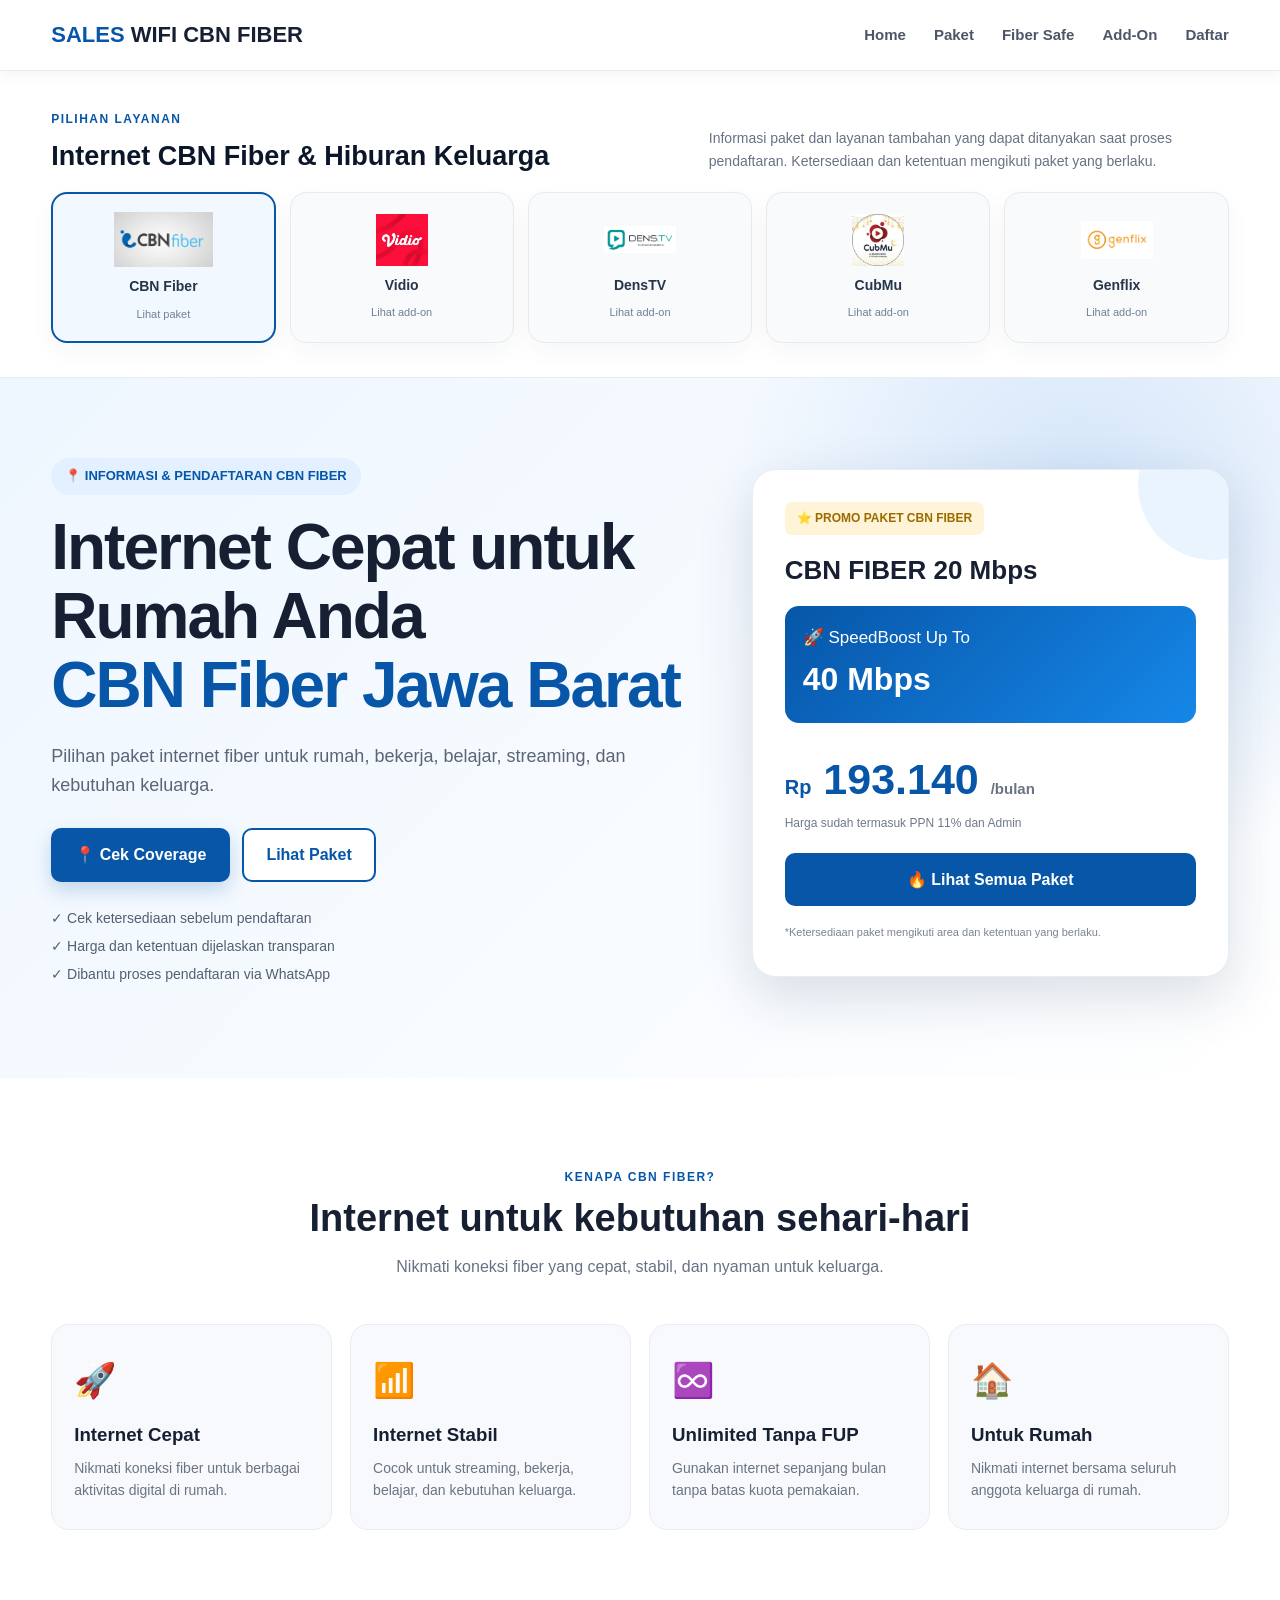
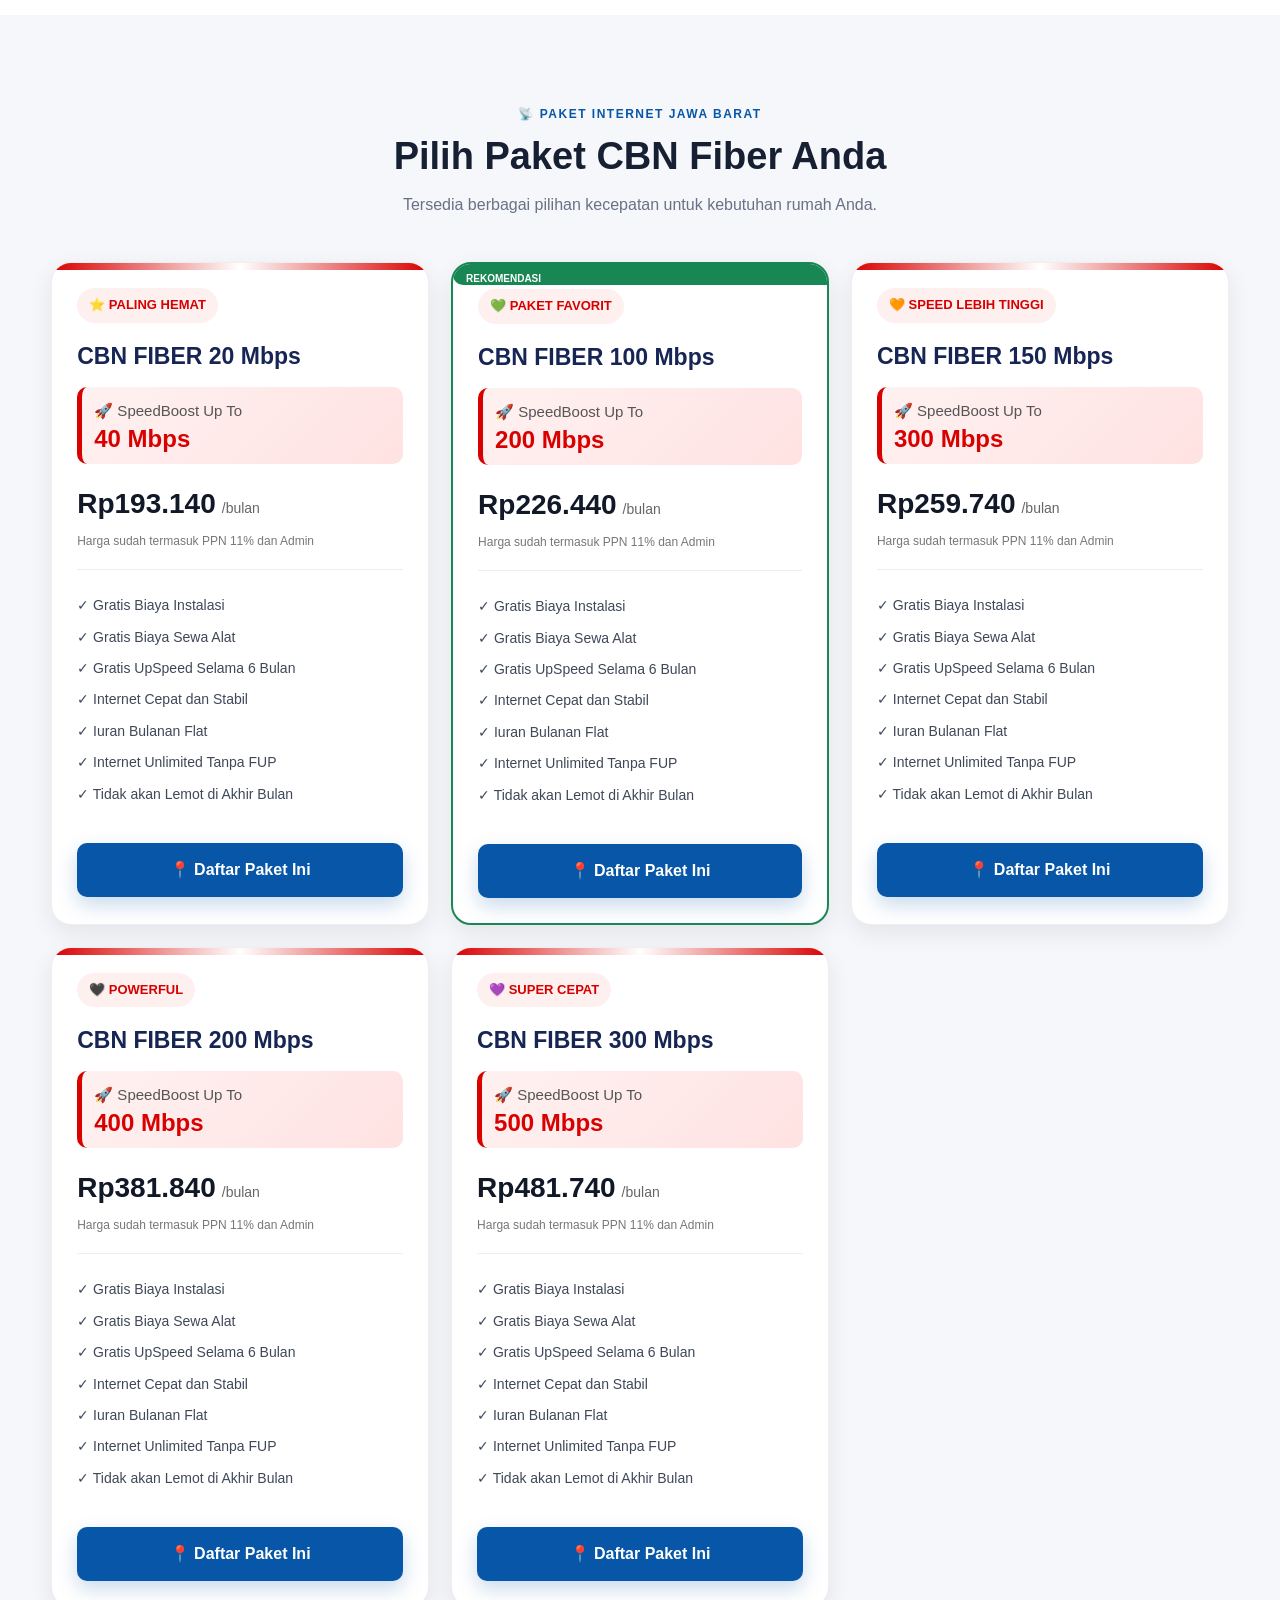
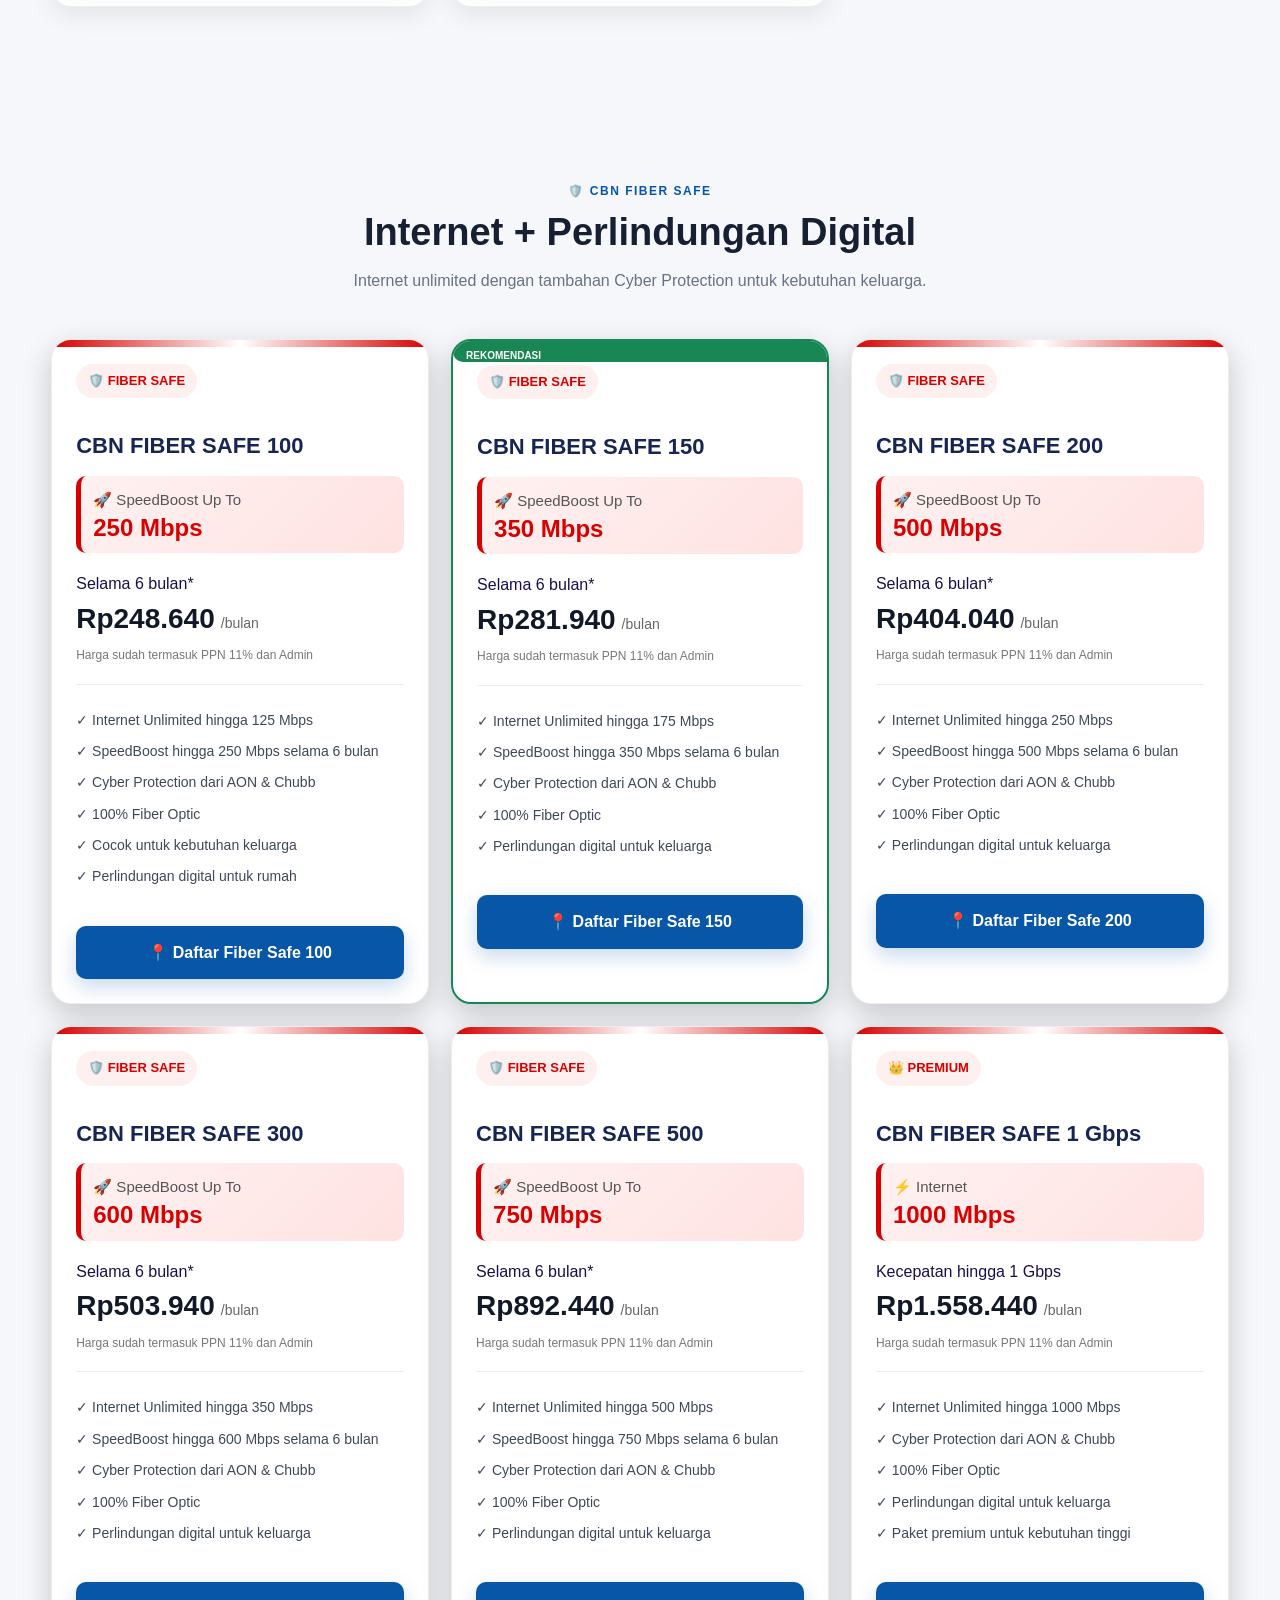
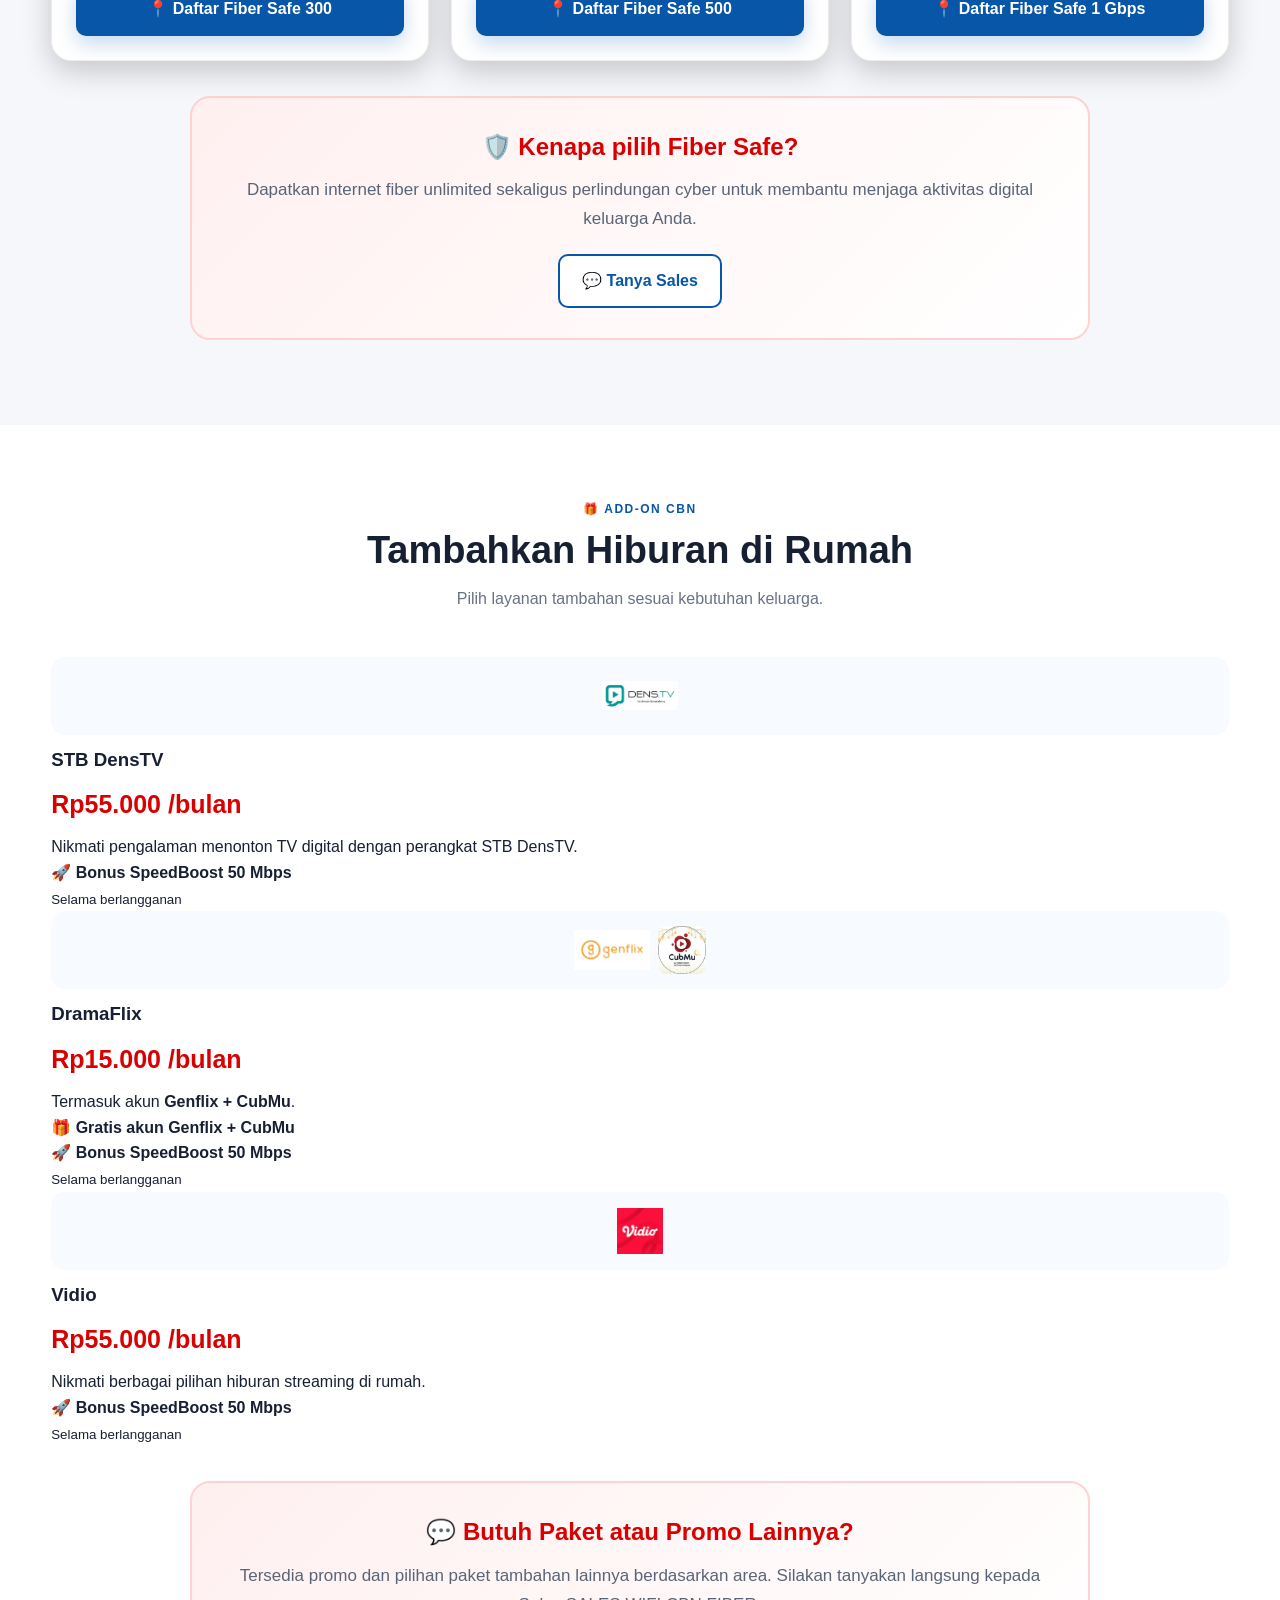
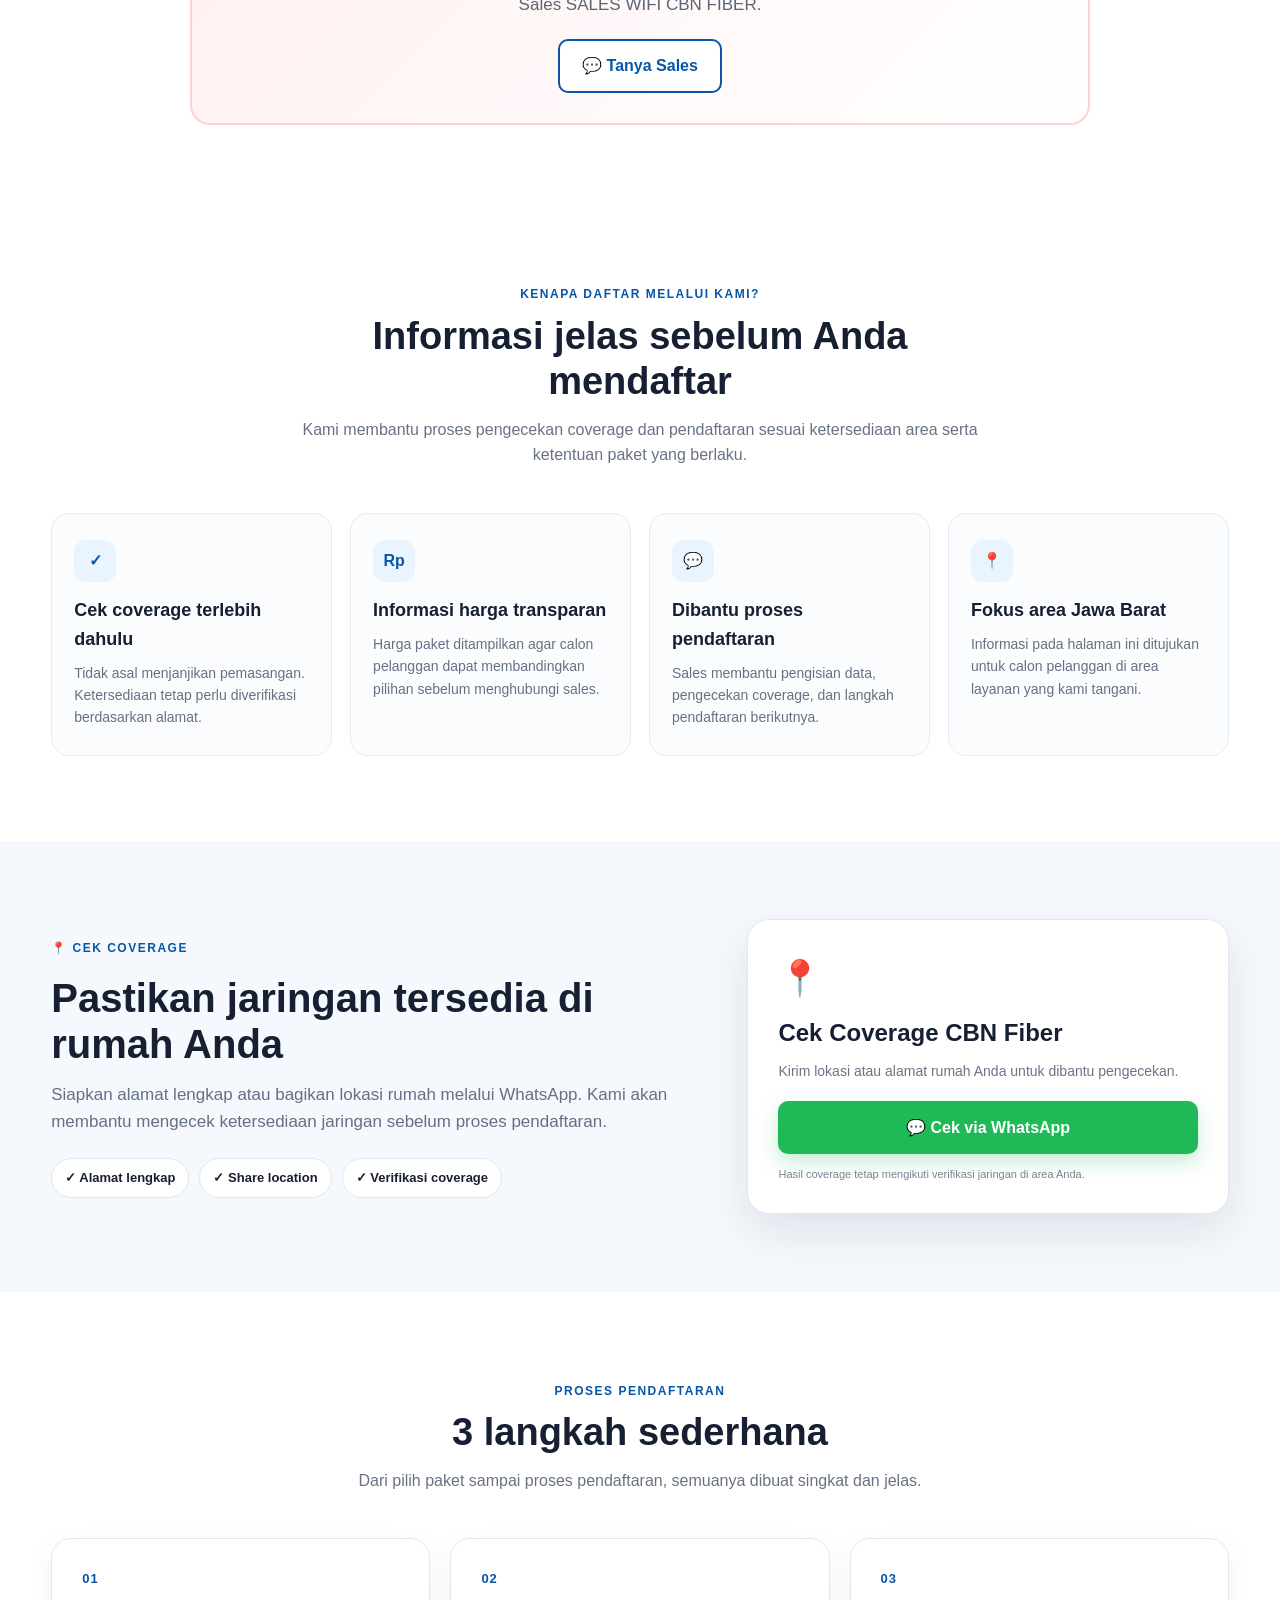
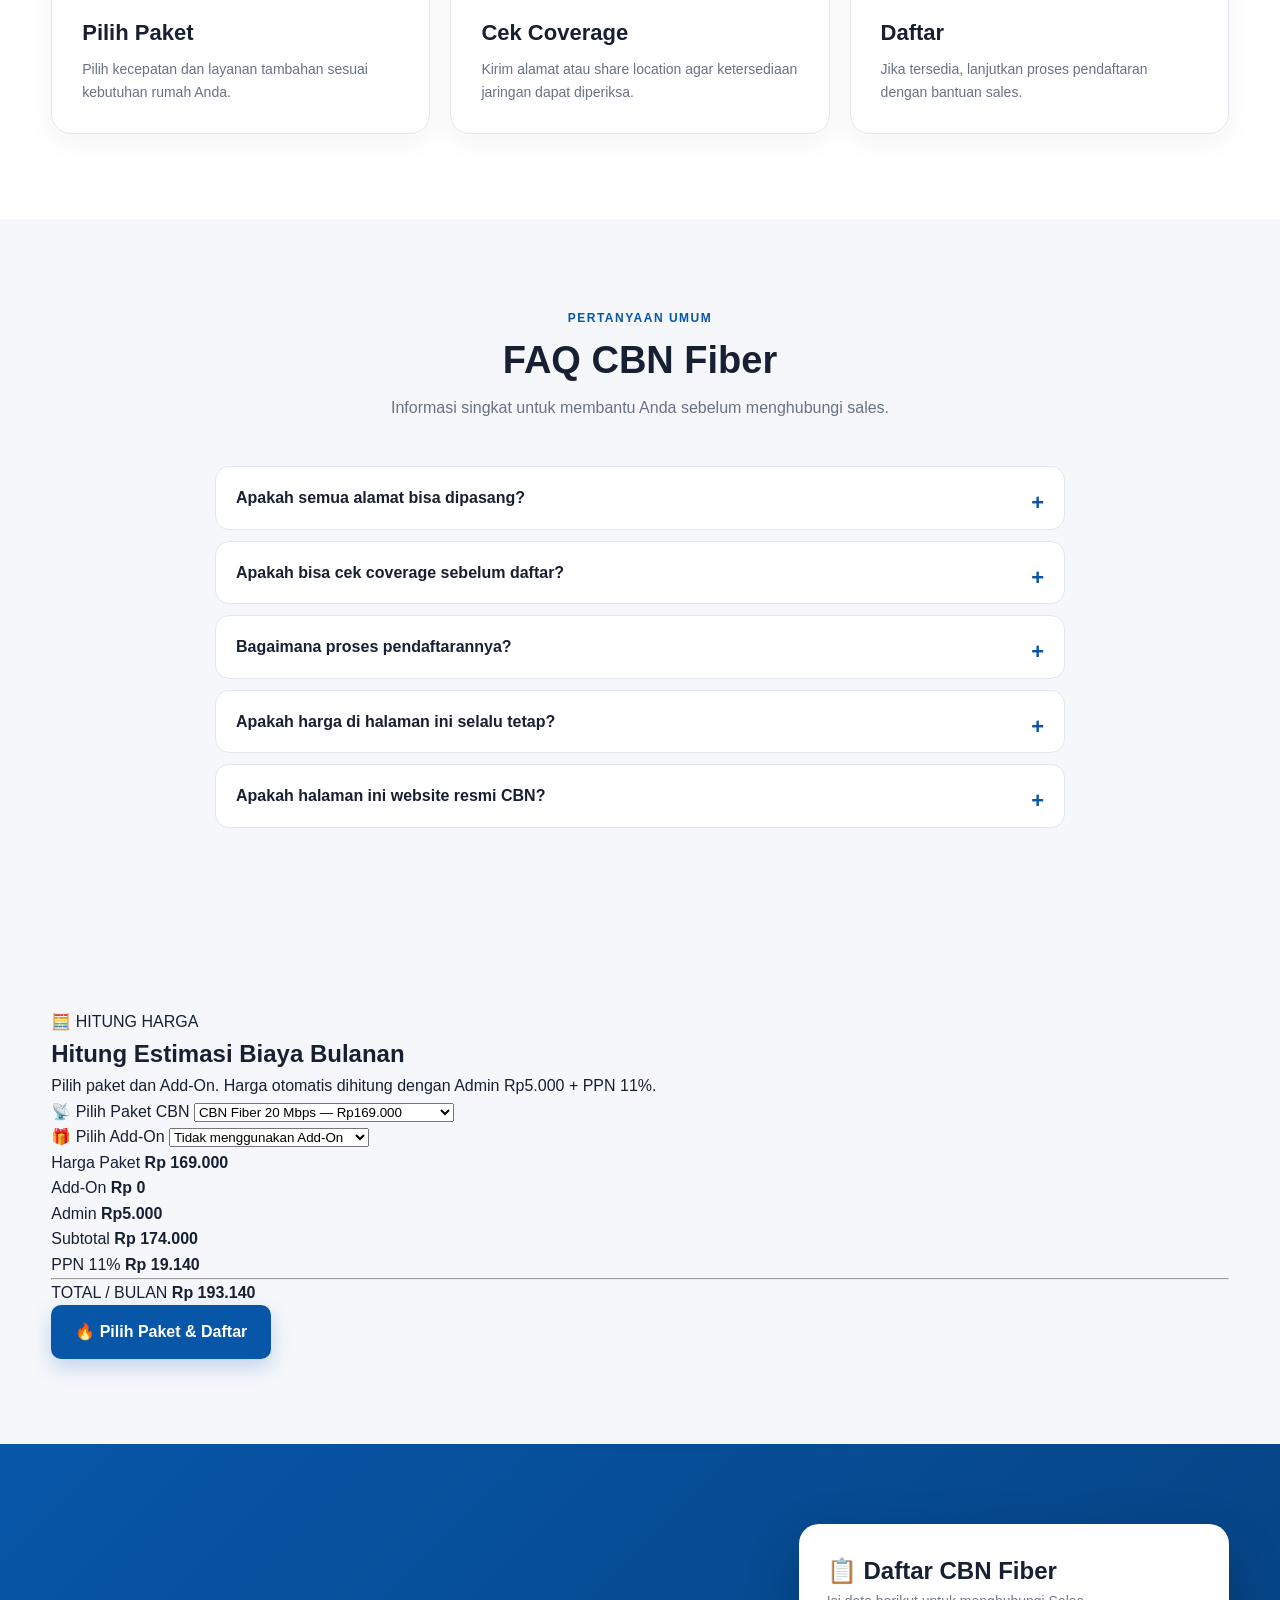
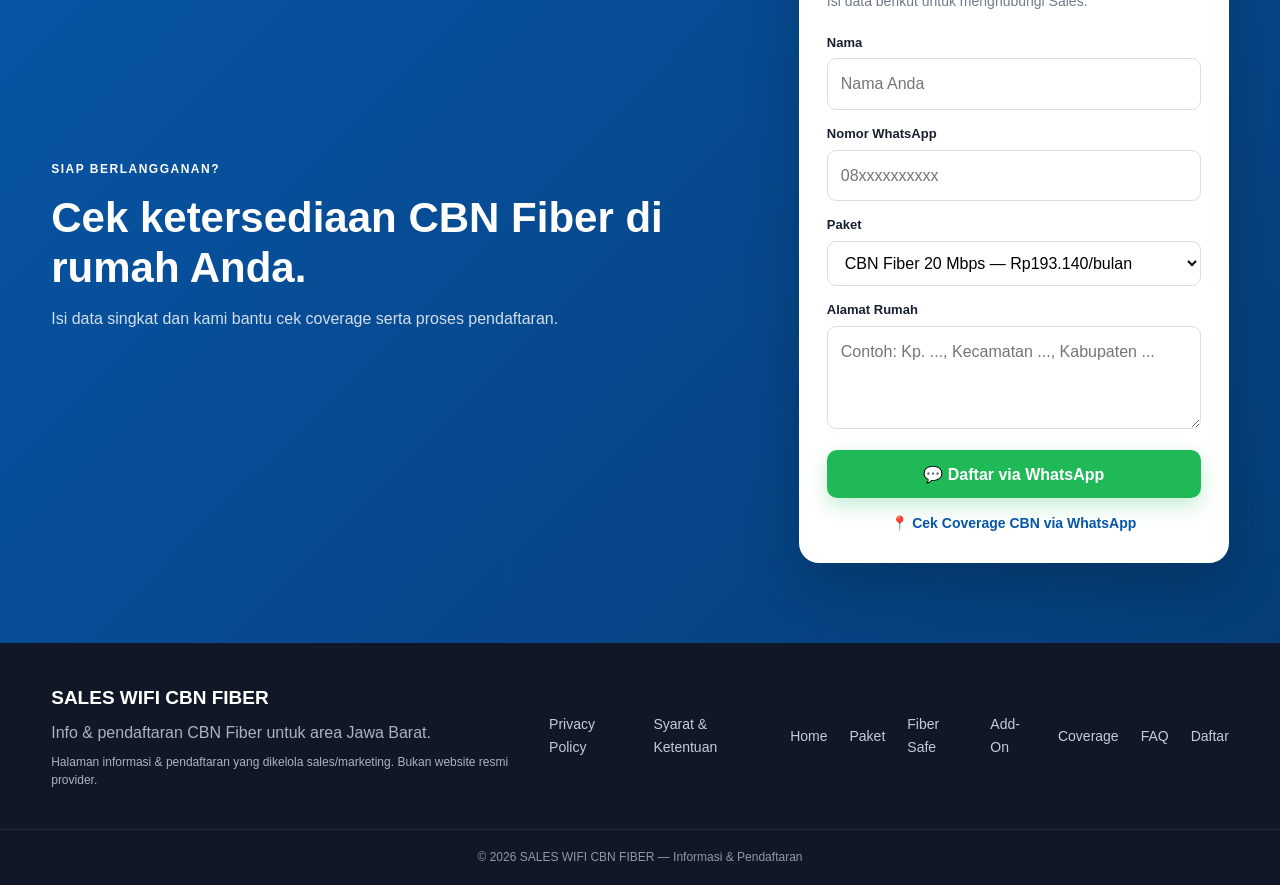
<file: index.html>
<!DOCTYPE html>
<html lang="id">

<head>
<!-- Google tag (gtag.js) -->
<script async src="https://www.googletagmanager.com/gtag/js?id=AW-18374836404"></script>
<script>
  window.dataLayer = window.dataLayer || [];
  function gtag(){dataLayer.push(arguments);}
  gtag('js', new Date());

  gtag('config', 'AW-18374836404');
</script>
<meta charset="UTF-8">
<meta name="viewport" content="width=device-width, initial-scale=1.0">
<meta name="theme-color" content="#0756a8">
<meta property="og:title" content="CBN Fiber Jawa Barat — Paket & Pendaftaran">
<meta property="og:description" content="Lihat paket CBN Fiber, cek coverage, dan konsultasi pendaftaran via WhatsApp.">

<title>SALES WIFI CBN FIBER — Info & Pendaftaran</title>

<meta name="description"
content="Info paket CBN Fiber Jawa Barat, Fiber Safe, Add-On, kalkulator harga, cek coverage dan pendaftaran melalui WhatsApp.">

<link rel="stylesheet"
href="static/style.css">

</head>


<body>


<!-- ==================================================
     HEADER
================================================== -->

<header class="header">

<div class="container nav">

<div class="logo">
<span>SALES</span> WIFI CBN FIBER
</div>

<nav>

<a href="#home">Home</a>

<a href="#paket">Paket</a>

<a href="#fiber-safe">Fiber Safe</a>

<a href="#addon">Add-On</a>

<a href="#daftar">Daftar</a>

</nav>

</div>

</header>




<!-- BRAND SHOWCASE -->
<section class="brand-showcase" aria-label="Produk dan layanan yang tersedia">
  <div class="container">
    <div class="brand-showcase-head">
      <div>
        <span class="section-kicker">PILIHAN LAYANAN</span>
        <h2>Internet CBN Fiber & Hiburan Keluarga</h2>
      </div>
      <p>Informasi paket dan layanan tambahan yang dapat ditanyakan saat proses pendaftaran. Ketersediaan dan ketentuan mengikuti paket yang berlaku.</p>
    </div>
    <div class="brand-logos">
      <a href="#paket" class="brand-logo-card main-brand"><img src="static/logos/cbn.jpg" alt="CBN Fiber"><span>CBN Fiber</span><small>Lihat paket</small></a>
      <a href="#addon" class="brand-logo-card"><img src="static/logos/vidio.jpeg" alt="Vidio"><span>Vidio</span><small>Lihat add-on</small></a>
      <a href="#addon" class="brand-logo-card"><img src="static/logos/denstv.png" alt="DensTV"><span>DensTV</span><small>Lihat add-on</small></a>
      <a href="#addon" class="brand-logo-card"><img src="static/logos/cubmu.jpeg" alt="CubMu"><span>CubMu</span><small>Lihat add-on</small></a>
      <a href="#addon" class="brand-logo-card"><img src="static/logos/genflix.png" alt="Genflix"><span>Genflix</span><small>Lihat add-on</small></a>
    </div>
  </div>
</section>

<!-- ==================================================
     HERO
================================================== -->

<section class="hero" id="home">

<div class="container hero-content">


<div class="hero-text">

<div class="badge">
📍 INFORMASI & PENDAFTARAN CBN FIBER
</div>


<h1>

Internet Cepat untuk Rumah Anda

<span>
CBN Fiber Jawa Barat
</span>

</h1>


<p>

Pilihan paket internet fiber untuk rumah, bekerja, belajar, streaming, dan kebutuhan keluarga.

</p>


<div class="hero-buttons">

<a href="#coverage" class="btn btn-primary">📍 Cek Coverage</a>
<a href="#paket" class="btn btn-outline">Lihat Paket</a>

</div>


<div class="hero-info">

✓ Cek ketersediaan sebelum pendaftaran
<br>
✓ Harga dan ketentuan dijelaskan transparan
<br>
✓ Dibantu proses pendaftaran via WhatsApp

</div>

</div>



<div class="hero-card">

<div class="card-label">
⭐ PROMO PAKET CBN FIBER
</div>


<h2>
CBN FIBER 20 Mbps
</h2>


<div class="hero-speedboost">

🚀 SpeedBoost Up To

<strong>
40 Mbps
</strong>

</div>


<div class="price">

<span>Rp</span>

193.140

<small>/bulan</small>

</div>


<div class="price-note">

Harga sudah termasuk PPN 11% dan Admin

</div>


<a href="#paket"
class="card-button">

🔥 Lihat Semua Paket

</a>


<small>

*Ketersediaan paket mengikuti area
dan ketentuan yang berlaku.

</small>

</div>


</div>

</section>




<!-- ==================================================
     KEUNGGULAN
================================================== -->

<section class="features"
id="keunggulan">

<div class="container">


<div class="section-title">

<span>
KENAPA CBN FIBER?
</span>

<h2>
Internet untuk kebutuhan sehari-hari
</h2>

<p>
Nikmati koneksi fiber yang cepat,
stabil, dan nyaman untuk keluarga.
</p>

</div>



<div class="feature-grid">


<div class="feature">

<div class="icon">🚀</div>

<h3>
Internet Cepat
</h3>

<p>
Nikmati koneksi fiber untuk berbagai
aktivitas digital di rumah.
</p>

</div>


<div class="feature">

<div class="icon">📶</div>

<h3>
Internet Stabil
</h3>

<p>
Cocok untuk streaming,
bekerja, belajar, dan kebutuhan keluarga.
</p>

</div>


<div class="feature">

<div class="icon">♾️</div>

<h3>
Unlimited Tanpa FUP
</h3>

<p>
Gunakan internet sepanjang bulan
tanpa batas kuota pemakaian.
</p>

</div>


<div class="feature">

<div class="icon">🏠</div>

<h3>
Untuk Rumah
</h3>

<p>
Nikmati internet bersama seluruh
anggota keluarga di rumah.
</p>

</div>


</div>

</div>

</section>




<!-- ==================================================
     PAKET CBN FIBER
================================================== -->

<section class="packages"
id="paket">

<div class="container">


<div class="section-title">

<span>
📡 PAKET INTERNET JAWA BARAT
</span>

<h2>
Pilih Paket CBN Fiber Anda
</h2>

<p>
Tersedia berbagai pilihan kecepatan
untuk kebutuhan rumah Anda.
</p>

</div>



<div class="package-grid">


<!-- FIBER 20 -->

<div class="package-card">

<div class="package-badge">
⭐ PALING HEMAT
</div>

<h3>
CBN FIBER 20 Mbps
</h3>

<div class="speedboost">
🚀 SpeedBoost Up To
<strong>40 Mbps</strong>
</div>

<div class="package-price">
<strong>Rp193.140</strong>
<span>/bulan</span>
</div>

<div class="package-price-note">
Harga sudah termasuk PPN 11% dan Admin
</div>

<div class="package-body">

<div>✓ Gratis Biaya Instalasi</div>
<div>✓ Gratis Biaya Sewa Alat</div>
<div>✓ Gratis UpSpeed Selama 6 Bulan</div>
<div>✓ Internet Cepat dan Stabil</div>
<div>✓ Iuran Bulanan Flat</div>
<div>✓ Internet Unlimited Tanpa FUP</div>
<div>✓ Tidak akan Lemot di Akhir Bulan</div>

</div>

<a href="#daftar"
class="btn btn-primary package-button">
📍 Daftar Paket Ini
</a>

</div>



<!-- FIBER 100 -->

<div class="package-card">

<div class="package-badge">
💚 PAKET FAVORIT
</div>

<h3>
CBN FIBER 100 Mbps
</h3>

<div class="speedboost">
🚀 SpeedBoost Up To
<strong>200 Mbps</strong>
</div>

<div class="package-price">
<strong>Rp226.440</strong>
<span>/bulan</span>
</div>

<div class="package-price-note">
Harga sudah termasuk PPN 11% dan Admin
</div>

<div class="package-body">

<div>✓ Gratis Biaya Instalasi</div>
<div>✓ Gratis Biaya Sewa Alat</div>
<div>✓ Gratis UpSpeed Selama 6 Bulan</div>
<div>✓ Internet Cepat dan Stabil</div>
<div>✓ Iuran Bulanan Flat</div>
<div>✓ Internet Unlimited Tanpa FUP</div>
<div>✓ Tidak akan Lemot di Akhir Bulan</div>

</div>

<a href="#daftar"
class="btn btn-primary package-button">
📍 Daftar Paket Ini
</a>

</div>



<!-- FIBER 150 -->

<div class="package-card">

<div class="package-badge">
🧡 SPEED LEBIH TINGGI
</div>

<h3>
CBN FIBER 150 Mbps
</h3>

<div class="speedboost">
🚀 SpeedBoost Up To
<strong>300 Mbps</strong>
</div>

<div class="package-price">
<strong>Rp259.740</strong>
<span>/bulan</span>
</div>

<div class="package-price-note">
Harga sudah termasuk PPN 11% dan Admin
</div>

<div class="package-body">

<div>✓ Gratis Biaya Instalasi</div>
<div>✓ Gratis Biaya Sewa Alat</div>
<div>✓ Gratis UpSpeed Selama 6 Bulan</div>
<div>✓ Internet Cepat dan Stabil</div>
<div>✓ Iuran Bulanan Flat</div>
<div>✓ Internet Unlimited Tanpa FUP</div>
<div>✓ Tidak akan Lemot di Akhir Bulan</div>

</div>

<a href="#daftar"
class="btn btn-primary package-button">
📍 Daftar Paket Ini
</a>

</div>



<!-- FIBER 200 -->

<div class="package-card">

<div class="package-badge">
🖤 POWERFUL
</div>

<h3>
CBN FIBER 200 Mbps
</h3>

<div class="speedboost">
🚀 SpeedBoost Up To
<strong>400 Mbps</strong>
</div>

<div class="package-price">
<strong>Rp381.840</strong>
<span>/bulan</span>
</div>

<div class="package-price-note">
Harga sudah termasuk PPN 11% dan Admin
</div>

<div class="package-body">

<div>✓ Gratis Biaya Instalasi</div>
<div>✓ Gratis Biaya Sewa Alat</div>
<div>✓ Gratis UpSpeed Selama 6 Bulan</div>
<div>✓ Internet Cepat dan Stabil</div>
<div>✓ Iuran Bulanan Flat</div>
<div>✓ Internet Unlimited Tanpa FUP</div>
<div>✓ Tidak akan Lemot di Akhir Bulan</div>

</div>

<a href="#daftar"
class="btn btn-primary package-button">
📍 Daftar Paket Ini
</a>

</div>



<!-- FIBER 300 -->

<div class="package-card">

<div class="package-badge">
💜 SUPER CEPAT
</div>

<h3>
CBN FIBER 300 Mbps
</h3>

<div class="speedboost">
🚀 SpeedBoost Up To
<strong>500 Mbps</strong>
</div>

<div class="package-price">
<strong>Rp481.740</strong>
<span>/bulan</span>
</div>

<div class="package-price-note">
Harga sudah termasuk PPN 11% dan Admin
</div>

<div class="package-body">

<div>✓ Gratis Biaya Instalasi</div>
<div>✓ Gratis Biaya Sewa Alat</div>
<div>✓ Gratis UpSpeed Selama 6 Bulan</div>
<div>✓ Internet Cepat dan Stabil</div>
<div>✓ Iuran Bulanan Flat</div>
<div>✓ Internet Unlimited Tanpa FUP</div>
<div>✓ Tidak akan Lemot di Akhir Bulan</div>

</div>

<a href="#daftar"
class="btn btn-primary package-button">
📍 Daftar Paket Ini
</a>

</div>


</div>

</div>

</section>




<!-- ==================================================
     FIBER SAFE
================================================== -->

<section class="packages fiber-safe-section"
id="fiber-safe">

<div class="container">


<div class="section-title">

<span>
🛡️ CBN FIBER SAFE
</span>

<h2>
Internet + Perlindungan Digital
</h2>

<p>
Internet unlimited dengan tambahan
Cyber Protection untuk kebutuhan keluarga.
</p>

</div>



<div class="package-grid">


<!-- SAFE 100 -->

<div class="package-card safe-card">

<div class="package-badge">
🛡️ FIBER SAFE
</div>

<h3>
CBN FIBER SAFE 100
</h3>

<div class="speedboost">
🚀 SpeedBoost Up To
<strong>250 Mbps</strong>
</div>

<div class="speed-note">
Selama 6 bulan*
</div>

<div class="package-price">
<strong>Rp248.640</strong>
<span>/bulan</span>
</div>

<div class="package-price-note">
Harga sudah termasuk PPN 11% dan Admin
</div>

<div class="package-body">

<div>✓ Internet Unlimited hingga 125 Mbps</div>
<div>✓ SpeedBoost hingga 250 Mbps selama 6 bulan</div>
<div>✓ Cyber Protection dari AON & Chubb</div>
<div>✓ 100% Fiber Optic</div>
<div>✓ Cocok untuk kebutuhan keluarga</div>
<div>✓ Perlindungan digital untuk rumah</div>

</div>

<a href="#daftar"
class="btn btn-primary package-button">
📍 Daftar Fiber Safe 100
</a>

</div>



<!-- SAFE 150 -->

<div class="package-card safe-card">

<div class="package-badge">
🛡️ FIBER SAFE
</div>

<h3>
CBN FIBER SAFE 150
</h3>

<div class="speedboost">
🚀 SpeedBoost Up To
<strong>350 Mbps</strong>
</div>

<div class="speed-note">
Selama 6 bulan*
</div>

<div class="package-price">
<strong>Rp281.940</strong>
<span>/bulan</span>
</div>

<div class="package-price-note">
Harga sudah termasuk PPN 11% dan Admin
</div>

<div class="package-body">

<div>✓ Internet Unlimited hingga 175 Mbps</div>
<div>✓ SpeedBoost hingga 350 Mbps selama 6 bulan</div>
<div>✓ Cyber Protection dari AON & Chubb</div>
<div>✓ 100% Fiber Optic</div>
<div>✓ Perlindungan digital untuk keluarga</div>

</div>

<a href="#daftar"
class="btn btn-primary package-button">
📍 Daftar Fiber Safe 150
</a>

</div>



<!-- SAFE 200 -->

<div class="package-card safe-card">

<div class="package-badge">
🛡️ FIBER SAFE
</div>

<h3>
CBN FIBER SAFE 200
</h3>

<div class="speedboost">
🚀 SpeedBoost Up To
<strong>500 Mbps</strong>
</div>

<div class="speed-note">
Selama 6 bulan*
</div>

<div class="package-price">
<strong>Rp404.040</strong>
<span>/bulan</span>
</div>

<div class="package-price-note">
Harga sudah termasuk PPN 11% dan Admin
</div>

<div class="package-body">

<div>✓ Internet Unlimited hingga 250 Mbps</div>
<div>✓ SpeedBoost hingga 500 Mbps selama 6 bulan</div>
<div>✓ Cyber Protection dari AON & Chubb</div>
<div>✓ 100% Fiber Optic</div>
<div>✓ Perlindungan digital untuk keluarga</div>

</div>

<a href="#daftar"
class="btn btn-primary package-button">
📍 Daftar Fiber Safe 200
</a>

</div>



<!-- SAFE 300 -->

<div class="package-card safe-card">

<div class="package-badge">
🛡️ FIBER SAFE
</div>

<h3>
CBN FIBER SAFE 300
</h3>

<div class="speedboost">
🚀 SpeedBoost Up To
<strong>600 Mbps</strong>
</div>

<div class="speed-note">
Selama 6 bulan*
</div>

<div class="package-price">
<strong>Rp503.940</strong>
<span>/bulan</span>
</div>

<div class="package-price-note">
Harga sudah termasuk PPN 11% dan Admin
</div>

<div class="package-body">

<div>✓ Internet Unlimited hingga 350 Mbps</div>
<div>✓ SpeedBoost hingga 600 Mbps selama 6 bulan</div>
<div>✓ Cyber Protection dari AON & Chubb</div>
<div>✓ 100% Fiber Optic</div>
<div>✓ Perlindungan digital untuk keluarga</div>

</div>

<a href="#daftar"
class="btn btn-primary package-button">
📍 Daftar Fiber Safe 300
</a>

</div>



<!-- SAFE 500 -->

<div class="package-card safe-card">

<div class="package-badge">
🛡️ FIBER SAFE
</div>

<h3>
CBN FIBER SAFE 500
</h3>

<div class="speedboost">
🚀 SpeedBoost Up To
<strong>750 Mbps</strong>
</div>

<div class="speed-note">
Selama 6 bulan*
</div>

<div class="package-price">
<strong>Rp892.440</strong>
<span>/bulan</span>
</div>

<div class="package-price-note">
Harga sudah termasuk PPN 11% dan Admin
</div>

<div class="package-body">

<div>✓ Internet Unlimited hingga 500 Mbps</div>
<div>✓ SpeedBoost hingga 750 Mbps selama 6 bulan</div>
<div>✓ Cyber Protection dari AON & Chubb</div>
<div>✓ 100% Fiber Optic</div>
<div>✓ Perlindungan digital untuk keluarga</div>

</div>

<a href="#daftar"
class="btn btn-primary package-button">
📍 Daftar Fiber Safe 500
</a>

</div>



<!-- SAFE 1 GBPS -->

<div class="package-card safe-card">

<div class="package-badge">
👑 PREMIUM
</div>

<h3>
CBN FIBER SAFE 1 Gbps
</h3>

<div class="speedboost">
⚡ Internet
<strong>1000 Mbps</strong>
</div>

<div class="speed-note">
Kecepatan hingga 1 Gbps
</div>

<div class="package-price">
<strong>Rp1.558.440</strong>
<span>/bulan</span>
</div>

<div class="package-price-note">
Harga sudah termasuk PPN 11% dan Admin
</div>

<div class="package-body">

<div>✓ Internet Unlimited hingga 1000 Mbps</div>
<div>✓ Cyber Protection dari AON & Chubb</div>
<div>✓ 100% Fiber Optic</div>
<div>✓ Perlindungan digital untuk keluarga</div>
<div>✓ Paket premium untuk kebutuhan tinggi</div>

</div>

<a href="#daftar"
class="btn btn-primary package-button">
📍 Daftar Fiber Safe 1 Gbps
</a>

</div>


</div>



<div class="other-package">

<strong>
🛡️ Kenapa pilih Fiber Safe?
</strong>

<p>
Dapatkan internet fiber unlimited sekaligus
perlindungan cyber untuk membantu menjaga
aktivitas digital keluarga Anda.
</p>

<a href="#daftar"
class="btn btn-outline">
💬 Tanya Sales
</a>

</div>


</div>

</section>




<!-- ==================================================
     ADD-ON
================================================== -->

<section class="addon-section"
id="addon">

<div class="container">


<div class="section-title">

<span>
🎁 ADD-ON CBN
</span>

<h2>
Tambahkan Hiburan di Rumah
</h2>

<p>
Pilih layanan tambahan sesuai kebutuhan keluarga.
</p>

</div>



<div class="addon-info-grid">


<!-- DENSTV -->

<div class="addon-info">

<div class="addon-icon logo-icon"><img src="static/logos/denstv.png" alt="DensTV"></div>

<h3>
STB DensTV
</h3>

<div class="addon-price">
Rp55.000
<span>/bulan</span>
</div>

<p>
Nikmati pengalaman menonton TV digital
dengan perangkat STB DensTV.
</p>

<strong>
🚀 Bonus SpeedBoost 50 Mbps
</strong>

<br>

<small>
Selama berlangganan
</small>

</div>



<!-- DRAMAFLIX -->

<div class="addon-info">

<div class="addon-icon logo-icon"><img src="static/logos/genflix.png" alt="Genflix"><img src="static/logos/cubmu.jpeg" alt="CubMu"></div>

<h3>
DramaFlix
</h3>

<div class="addon-price">
Rp15.000
<span>/bulan</span>
</div>

<p>
Termasuk akun
<strong>Genflix + CubMu</strong>.
</p>

<strong>
🎁 Gratis akun Genflix + CubMu
</strong>

<br>

<strong>
🚀 Bonus SpeedBoost 50 Mbps
</strong>

<br>

<small>
Selama berlangganan
</small>

</div>



<!-- VIDIO -->

<div class="addon-info">

<div class="addon-icon logo-icon"><img src="static/logos/vidio.jpeg" alt="Vidio"></div>

<h3>
Vidio
</h3>

<div class="addon-price">
Rp55.000
<span>/bulan</span>
</div>

<p>
Nikmati berbagai pilihan hiburan
streaming di rumah.
</p>

<strong>
🚀 Bonus SpeedBoost 50 Mbps
</strong>

<br>

<small>
Selama berlangganan
</small>

</div>


</div>



<div class="other-package">

<strong>
💬 Butuh Paket atau Promo Lainnya?
</strong>

<p>
Tersedia promo dan pilihan paket tambahan lainnya
berdasarkan area. Silakan tanyakan langsung kepada
Sales SALES WIFI CBN FIBER.
</p>

<a href="#daftar"
class="btn btn-outline">
💬 Tanya Sales
</a>

</div>


</div>

</section>




<!-- ==================================================
     KENAPA DAFTAR MELALUI SALES
================================================== -->
<section class="trust-section" id="kepercayaan">
  <div class="container">
    <div class="section-title">
      <span>KENAPA DAFTAR MELALUI KAMI?</span>
      <h2>Informasi jelas sebelum Anda mendaftar</h2>
      <p>Kami membantu proses pengecekan coverage dan pendaftaran sesuai ketersediaan area serta ketentuan paket yang berlaku.</p>
    </div>
    <div class="trust-grid">
      <article class="trust-card">
        <div class="trust-icon">✓</div>
        <h3>Cek coverage terlebih dahulu</h3>
        <p>Tidak asal menjanjikan pemasangan. Ketersediaan tetap perlu diverifikasi berdasarkan alamat.</p>
      </article>
      <article class="trust-card">
        <div class="trust-icon">Rp</div>
        <h3>Informasi harga transparan</h3>
        <p>Harga paket ditampilkan agar calon pelanggan dapat membandingkan pilihan sebelum menghubungi sales.</p>
      </article>
      <article class="trust-card">
        <div class="trust-icon">💬</div>
        <h3>Dibantu proses pendaftaran</h3>
        <p>Sales membantu pengisian data, pengecekan coverage, dan langkah pendaftaran berikutnya.</p>
      </article>
      <article class="trust-card">
        <div class="trust-icon">📍</div>
        <h3>Fokus area Jawa Barat</h3>
        <p>Informasi pada halaman ini ditujukan untuk calon pelanggan di area layanan yang kami tangani.</p>
      </article>
    </div>
  </div>
</section>

<!-- ==================================================
     COVERAGE
================================================== -->
<section class="coverage-section" id="coverage">
  <div class="container coverage-panel">
    <div class="coverage-copy">
      <span class="section-kicker">📍 CEK COVERAGE</span>
      <h2>Pastikan jaringan tersedia di rumah Anda</h2>
      <p>Siapkan alamat lengkap atau bagikan lokasi rumah melalui WhatsApp. Kami akan membantu mengecek ketersediaan jaringan sebelum proses pendaftaran.</p>
      <div class="coverage-points">
        <span>✓ Alamat lengkap</span>
        <span>✓ Share location</span>
        <span>✓ Verifikasi coverage</span>
      </div>
    </div>
    <div class="coverage-action">
      <div class="coverage-action-card">
        <div class="coverage-action-icon">📍</div>
        <h3>Cek Coverage CBN Fiber</h3>
        <p>Kirim lokasi atau alamat rumah Anda untuk dibantu pengecekan.</p>
        <a class="btn btn-whatsapp" target="_blank" rel="noopener"
           href="https://wa.me/6288901429089?text=Halo%20Kak,%20saya%20mau%20cek%20coverage%20CBN.%20Saya%20akan%20kirim%20lokasi%20%2F%20shareloc%20saya.">💬 Cek via WhatsApp</a>
        <small>Hasil coverage tetap mengikuti verifikasi jaringan di area Anda.</small>
      </div>
    </div>
  </div>
</section>

<!-- ==================================================
     CARA DAFTAR
================================================== -->
<section class="steps-section" id="cara-daftar">
  <div class="container">
    <div class="section-title">
      <span>PROSES PENDAFTARAN</span>
      <h2>3 langkah sederhana</h2>
      <p>Dari pilih paket sampai proses pendaftaran, semuanya dibuat singkat dan jelas.</p>
    </div>
    <div class="steps-grid">
      <article class="step-card">
        <div class="step-number">01</div>
        <h3>Pilih Paket</h3>
        <p>Pilih kecepatan dan layanan tambahan sesuai kebutuhan rumah Anda.</p>
      </article>
      <article class="step-card">
        <div class="step-number">02</div>
        <h3>Cek Coverage</h3>
        <p>Kirim alamat atau share location agar ketersediaan jaringan dapat diperiksa.</p>
      </article>
      <article class="step-card">
        <div class="step-number">03</div>
        <h3>Daftar</h3>
        <p>Jika tersedia, lanjutkan proses pendaftaran dengan bantuan sales.</p>
      </article>
    </div>
  </div>
</section>

<!-- ==================================================
     FAQ
================================================== -->
<section class="faq-section" id="faq">
  <div class="container">
    <div class="section-title">
      <span>PERTANYAAN UMUM</span>
      <h2>FAQ CBN Fiber</h2>
      <p>Informasi singkat untuk membantu Anda sebelum menghubungi sales.</p>
    </div>
    <div class="faq-list">
      <details>
        <summary>Apakah semua alamat bisa dipasang?</summary>
        <p>Tidak selalu. Ketersediaan bergantung pada coverage jaringan dan hasil verifikasi alamat calon pelanggan.</p>
      </details>
      <details>
        <summary>Apakah bisa cek coverage sebelum daftar?</summary>
        <p>Bisa. Anda dapat mengirim alamat lengkap atau share location melalui WhatsApp untuk dibantu pengecekan.</p>
      </details>
      <details>
        <summary>Bagaimana proses pendaftarannya?</summary>
        <p>Pilih paket, lakukan pengecekan coverage, lalu jika tersedia lanjutkan pengisian data dan proses pendaftaran.</p>
      </details>
      <details>
        <summary>Apakah harga di halaman ini selalu tetap?</summary>
        <p>Harga dan promo dapat berubah mengikuti ketentuan provider, periode promo, dan area layanan. Konfirmasi kembali sebelum pendaftaran.</p>
      </details>
      <details>
        <summary>Apakah halaman ini website resmi CBN?</summary>
        <p>Halaman ini merupakan halaman informasi dan pendaftaran yang dikelola oleh sales/marketing. Untuk status produk, harga, promo, dan ketentuan, tetap mengikuti informasi resmi provider dan hasil verifikasi.</p>
      </details>
    </div>
  </div>
</section>

<!-- ==================================================
     KALKULATOR
================================================== -->

<section class="packages"
id="kalkulator">

<div class="container">


<div class="price-calculator">


<div class="calculator-title">

<span>
🧮 HITUNG HARGA
</span>

<h2>
Hitung Estimasi Biaya Bulanan
</h2>

<p>
Pilih paket dan Add-On. Harga otomatis
dihitung dengan Admin Rp5.000 + PPN 11%.
</p>

</div>



<div class="calculator-group">

<label for="calculatorPaket">
📡 Pilih Paket CBN
</label>

<select id="calculatorPaket">

<option value="169000">
CBN Fiber 20 Mbps — Rp169.000
</option>

<option value="199000">
CBN Fiber 100 Mbps — Rp199.000
</option>

<option value="229000">
CBN Fiber 150 Mbps — Rp229.000
</option>

<option value="339000">
CBN Fiber 200 Mbps — Rp339.000
</option>

<option value="429000">
CBN Fiber 300 Mbps — Rp429.000
</option>

<option value="219000">
CBN Fiber Safe 100 — Rp219.000
</option>

<option value="249000">
CBN Fiber Safe 150 — Rp249.000
</option>

<option value="359000">
CBN Fiber Safe 200 — Rp359.000
</option>

<option value="449000">
CBN Fiber Safe 300 — Rp449.000
</option>

<option value="799000">
CBN Fiber Safe 500 — Rp799.000
</option>

<option value="1399000">
CBN Fiber Safe 1 Gbps — Rp1.399.000
</option>

</select>

</div>



<div class="calculator-group">

<label for="calculatorAddon">
🎁 Pilih Add-On
</label>

<select id="calculatorAddon">

<option value="0">
Tidak menggunakan Add-On
</option>

<option value="55000">
📺 STB DensTV — Rp55.000
</option>

<option value="15000">
🎬 DramaFlix — Rp15.000
</option>

<option value="55000">
📱 Vidio — Rp55.000
</option>

</select>

</div>



<div id="addonBonus"
class="addon-bonus-alert"
style="display:none;">

🚀 <strong>BONUS SPEEDBOOST 50 Mbps</strong>

<br>

<small>
Berlaku selama berlangganan Add-On.
</small>

</div>



<div id="dramaBonus"
class="addon-bonus-alert"
style="display:none;">

🎁 <strong>DramaFlix termasuk Genflix + CubMu</strong>

</div>



<div class="calculator-result">


<div class="calculator-line">

<span>
Harga Paket
</span>

<strong id="hasilPaket">
Rp169.000
</strong>

</div>


<div class="calculator-line">

<span>
Add-On
</span>

<strong id="hasilAddon">
Rp0
</strong>

</div>


<div class="calculator-line">

<span>
Admin
</span>

<strong>
Rp5.000
</strong>

</div>


<div class="calculator-line">

<span>
Subtotal
</span>

<strong id="hasilSubtotal">
Rp174.000
</strong>

</div>


<div class="calculator-line">

<span>
PPN 11%
</span>

<strong id="hasilPpn">
Rp19.140
</strong>

</div>


<hr>


<div class="calculator-line total">

<span>
TOTAL / BULAN
</span>

<strong id="hasilTotal">
Rp193.140
</strong>

</div>


</div>



<a href="#daftar"
class="btn btn-primary calculator-button">

🔥 Pilih Paket & Daftar

</a>


</div>

</div>

</section>




<!-- ==================================================
     CTA / DAFTAR
================================================== -->

<section class="cta"
id="daftar">

<div class="container cta-content">


<div>

<span>
SIAP BERLANGGANAN?
</span>

<h2>
Cek ketersediaan CBN Fiber
di rumah Anda.
</h2>

<p>
Isi data singkat dan kami bantu
cek coverage serta proses pendaftaran.
</p>

</div>



<div class="registration-card">

<h3>
📋 Daftar CBN Fiber
</h3>

<p>
Isi data berikut untuk menghubungi Sales.
</p>



<div class="form-group">

<label>
Nama
</label>

<input
type="text"
id="namaPelanggan"
placeholder="Nama Anda">

</div>



<div class="form-group">

<label>
Nomor WhatsApp
</label>

<input
type="tel"
id="nomorPelanggan"
placeholder="08xxxxxxxxxx">

</div>



<div class="form-group">

<label>
Paket
</label>

<select id="paketPelanggan">

<option>
CBN Fiber 20 Mbps — Rp193.140/bulan
</option>

<option>
CBN Fiber 100 Mbps — Rp226.440/bulan
</option>

<option>
CBN Fiber 150 Mbps — Rp259.740/bulan
</option>

<option>
CBN Fiber 200 Mbps — Rp381.840/bulan
</option>

<option>
CBN Fiber 300 Mbps — Rp481.740/bulan
</option>

<option>
CBN Fiber Safe 100 — Rp248.640/bulan
</option>

<option>
CBN Fiber Safe 150 — Rp281.940/bulan
</option>

<option>
CBN Fiber Safe 200 — Rp404.040/bulan
</option>

<option>
CBN Fiber Safe 300 — Rp503.940/bulan
</option>

<option>
CBN Fiber Safe 500 — Rp892.440/bulan
</option>

<option>
CBN Fiber Safe 1 Gbps — Rp1.558.440/bulan
</option>

</select>

</div>



<div class="form-group">

<label>
Alamat Rumah
</label>

<textarea
id="alamatPelanggan"
rows="3"
placeholder="Contoh: Kp. ..., Kecamatan ..., Kabupaten ..."></textarea>

</div>



<button
type="button"
class="btn btn-whatsapp registration-button"
onclick="kirimWhatsApp()">

💬 Daftar via WhatsApp

</button>



<a
href="https://wa.me/6288901429089?text=Halo%20Kak,%20saya%20mau%20cek%20coverage%20CBN.%20Saya%20akan%20kirim%20lokasi%20%2F%20shareloc%20saya."
class="coverage-link">

📍 Cek Coverage CBN via WhatsApp

</a>


</div>

</div>

</section>




<!-- ==================================================
     FOOTER
================================================== -->

<footer>

<div class="container footer-content">


<div>

<strong>
SALES WIFI CBN FIBER
</strong>

<p>
Info & pendaftaran CBN Fiber
untuk area Jawa Barat.
</p>
<p class="footer-disclaimer">
Halaman informasi & pendaftaran yang dikelola sales/marketing.
Bukan website resmi provider.
</p>

</div>



<div class="footer-links">
<a href="privacy.html">Privacy Policy</a>
<a href="terms.html">Syarat & Ketentuan</a>

<a href="#home">
Home
</a>

<a href="#paket">
Paket
</a>

<a href="#fiber-safe">
Fiber Safe
</a>

<a href="#addon">Add-On</a>
<a href="#coverage">Coverage</a>
<a href="#faq">FAQ</a>
<a href="#daftar">Daftar</a>

</div>


</div>



<div class="copyright">

© 2026 SALES WIFI CBN FIBER —
Informasi & Pendaftaran

</div>

</footer>




<!-- ==================================================
     JAVASCRIPT
================================================== -->

<script>


/* ==========================================
   FORMAT RUPIAH
========================================== */

function formatRupiah(angka) {

return new Intl.NumberFormat(
"id-ID",
{
style: "currency",
currency: "IDR",
maximumFractionDigits: 0
}
).format(angka);

}



/* ==========================================
   KALKULATOR
========================================== */

function hitungHarga() {


const paket =
Number(
document.getElementById(
"calculatorPaket"
).value
);


const addon =
Number(
document.getElementById(
"calculatorAddon"
).value
);


const admin = 5000;


/*
RUMUS:

Paket
+
Add-On
+
Admin
=
Subtotal

Subtotal x 11%
=
PPN

Subtotal + PPN
=
TOTAL
*/

const subtotal =
paket +
addon +
admin;


const ppn =
Math.round(
subtotal * 0.11
);


const total =
subtotal +
ppn;



document.getElementById(
"hasilPaket"
).textContent =
formatRupiah(paket);


document.getElementById(
"hasilAddon"
).textContent =
formatRupiah(addon);


document.getElementById(
"hasilSubtotal"
).textContent =
formatRupiah(subtotal);


document.getElementById(
"hasilPpn"
).textContent =
formatRupiah(ppn);


document.getElementById(
"hasilTotal"
).textContent =
formatRupiah(total);



/* BONUS ADD-ON */

const bonus =
document.getElementById(
"addonBonus"
);


if (addon > 0) {

bonus.style.display =
"block";

} else {

bonus.style.display =
"none";

}



/* BONUS DRAMAFLIX */

const dramaBonus =
document.getElementById(
"dramaBonus"
);


if (
document.getElementById(
"calculatorAddon"
).value === "15000"
) {

dramaBonus.style.display =
"block";

} else {

dramaBonus.style.display =
"none";

}

}



/* Jalankan kalkulator */

document.addEventListener(
"DOMContentLoaded",
function() {

hitungHarga();

document.getElementById(
"calculatorPaket"
).addEventListener(
"change",
hitungHarga
);

document.getElementById(
"calculatorAddon"
).addEventListener(
"change",
hitungHarga
);

}
);




/* ==========================================
   WHATSAPP
========================================== */

function kirimWhatsApp() {


const nama =
document.getElementById(
"namaPelanggan"
).value.trim();


const nomor =
document.getElementById(
"nomorPelanggan"
).value.trim();


const paket =
document.getElementById(
"paketPelanggan"
).value;


const alamat =
document.getElementById(
"alamatPelanggan"
).value.trim();



if (!nama) {

alert(
"Silakan isi nama terlebih dahulu."
);

return;

}



if (!nomor) {

alert(
"Silakan isi nomor WhatsApp."
);

return;

}



if (!alamat) {

alert(
"Silakan isi alamat rumah."
);

return;

}



const pesan =

"Halo Kak, saya ingin daftar CBN Fiber." +

"\n\n" +

"Nama: " +
nama +

"\n" +

"No. WhatsApp: " +
nomor +

"\n" +

"Paket: " +
paket +

"\n" +

"Alamat: " +
alamat +

"\n\n" +

"Mohon dibantu cek coverage dan proses pendaftarannya.";



// GOOGLE ADS - KONVERSI KONTAK
gtag('event', 'conversion', {
  'send_to': 'AW-18374836404/D1B3CMPU394cELSB57lE',
  'value': 1.0,
  'currency': 'IDR'
});

const nomorSales =
"6288901429089";



const url =

"https://wa.me/" +

nomorSales +

"?text=" +

encodeURIComponent(
pesan
);



window.open(
url,
"_blank"
);

}


</script>


</body>

</html>
</file>
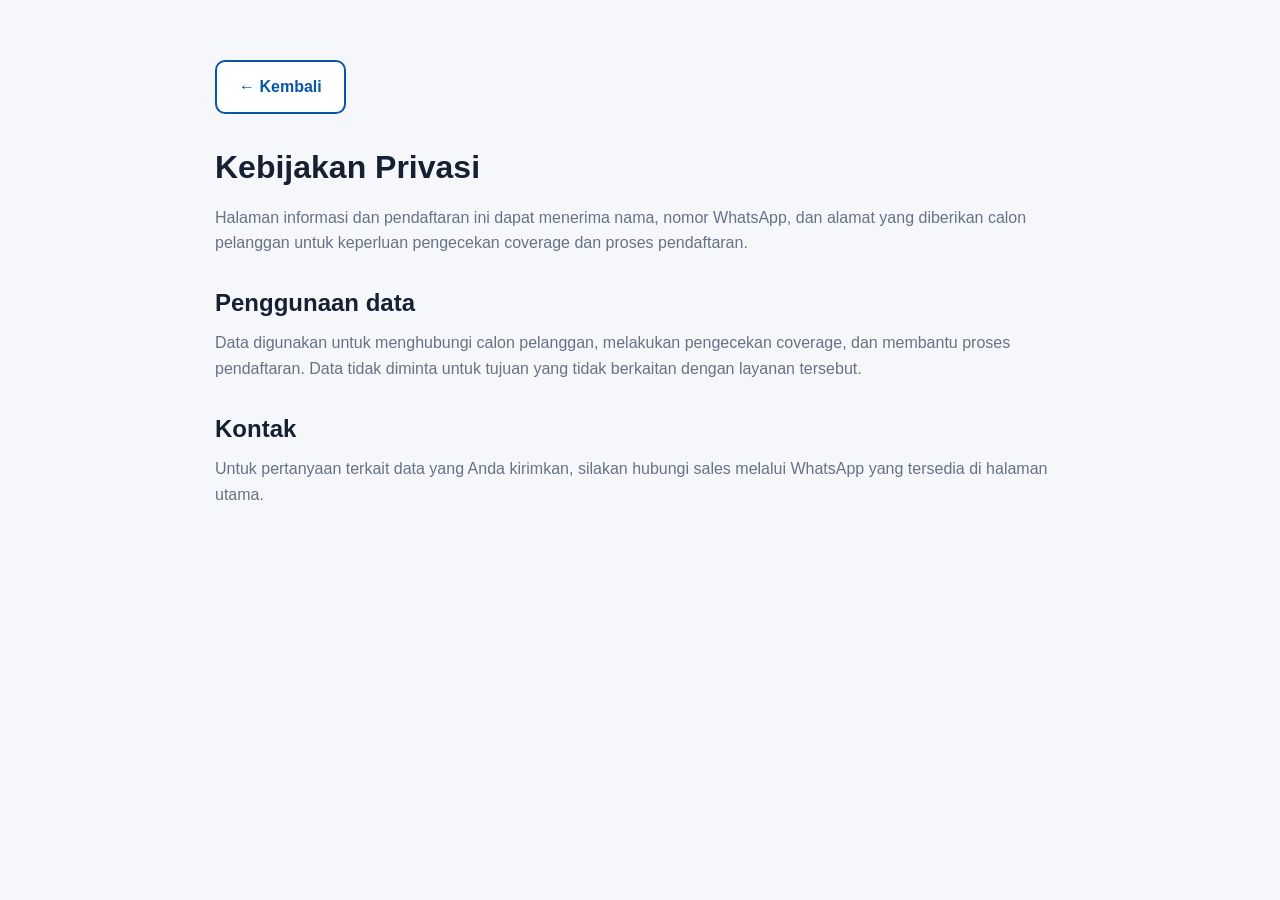
<file: privacy.html>
<!DOCTYPE html><html lang="id"><head><meta charset="UTF-8"><meta name="viewport" content="width=device-width,initial-scale=1.0"><title>Kebijakan Privasi — Sales WiFi CBN Fiber</title><link rel="stylesheet" href="static/style.css"></head><body><main class="container" style="padding:60px 0;max-width:850px"><a href="index.html" class="btn btn-outline">← Kembali</a><h1 style="margin:28px 0 12px">Kebijakan Privasi</h1><p style="color:#687284">Halaman informasi dan pendaftaran ini dapat menerima nama, nomor WhatsApp, dan alamat yang diberikan calon pelanggan untuk keperluan pengecekan coverage dan proses pendaftaran.</p><h2 style="margin:28px 0 8px">Penggunaan data</h2><p style="color:#687284">Data digunakan untuk menghubungi calon pelanggan, melakukan pengecekan coverage, dan membantu proses pendaftaran. Data tidak diminta untuk tujuan yang tidak berkaitan dengan layanan tersebut.</p><h2 style="margin:28px 0 8px">Kontak</h2><p style="color:#687284">Untuk pertanyaan terkait data yang Anda kirimkan, silakan hubungi sales melalui WhatsApp yang tersedia di halaman utama.</p></main></body></html>
</file>
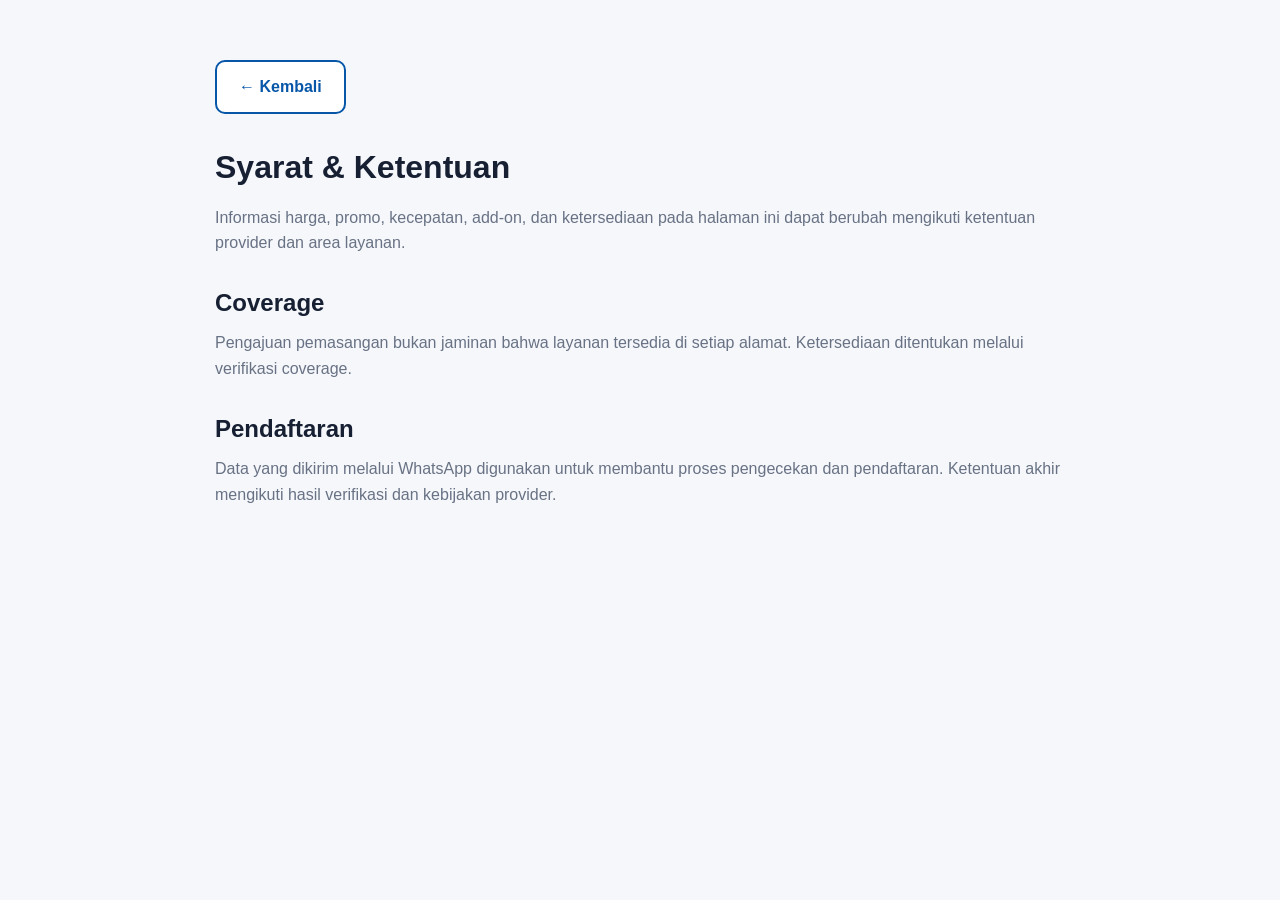
<file: terms.html>
<!DOCTYPE html><html lang="id"><head><meta charset="UTF-8"><meta name="viewport" content="width=device-width,initial-scale=1.0"><title>Syarat & Ketentuan — Sales WiFi CBN Fiber</title><link rel="stylesheet" href="static/style.css"></head><body><main class="container" style="padding:60px 0;max-width:850px"><a href="index.html" class="btn btn-outline">← Kembali</a><h1 style="margin:28px 0 12px">Syarat & Ketentuan</h1><p style="color:#687284">Informasi harga, promo, kecepatan, add-on, dan ketersediaan pada halaman ini dapat berubah mengikuti ketentuan provider dan area layanan.</p><h2 style="margin:28px 0 8px">Coverage</h2><p style="color:#687284">Pengajuan pemasangan bukan jaminan bahwa layanan tersedia di setiap alamat. Ketersediaan ditentukan melalui verifikasi coverage.</p><h2 style="margin:28px 0 8px">Pendaftaran</h2><p style="color:#687284">Data yang dikirim melalui WhatsApp digunakan untuk membantu proses pengecekan dan pendaftaran. Ketentuan akhir mengikuti hasil verifikasi dan kebijakan provider.</p></main></body></html>
</file>
<file: static/style.css>
/* =========================================================
   SALES WIFI CBN FIBER - SALES LANDING PAGE
   ========================================================= */

* {
    box-sizing: border-box;
    margin: 0;
    padding: 0;
}

html {
    scroll-behavior: smooth;
}

body {
    font-family: Arial, Helvetica, sans-serif;
    background: #f5f7fb;
    color: #172033;
    line-height: 1.6;
}

a {
    text-decoration: none;
    color: inherit;
}

.container {
    width: min(1180px, 92%);
    margin: auto;
}


/* =========================================================
   HEADER
   ========================================================= */

.header {
    position: sticky;
    top: 0;
    z-index: 1000;
    background: rgba(255,255,255,.96);
    border-bottom: 1px solid #e8ebf1;
    box-shadow: 0 3px 15px rgba(0,0,0,.05);
}

.nav {
    min-height: 70px;
    display: flex;
    align-items: center;
    justify-content: space-between;
    gap: 20px;
}

.logo {
    font-size: 22px;
    font-weight: 800;
    color: #172033;
}

.logo span {
    color: #0756a8;
}

.nav nav {
    display: flex;
    gap: 28px;
}

.nav nav a {
    font-size: 15px;
    font-weight: 700;
    color: #4d5668;
    transition: .2s;
}

.nav nav a:hover {
    color: #0756a8;
}


/* =========================================================
   BUTTON
   ========================================================= */

.btn {
    display: inline-flex;
    align-items: center;
    justify-content: center;
    min-height: 48px;
    padding: 12px 22px;
    border-radius: 10px;
    font-weight: 800;
    border: 2px solid transparent;
    transition: .2s;
    cursor: pointer;
}

.btn:hover {
    transform: translateY(-2px);
}

.btn-primary {
    background: #0756a8;
    color: white;
    box-shadow: 0 8px 20px rgba(7,86,168,.22);
}

.btn-primary:hover {
    background: #064582;
}

.btn-outline {
    border-color: #0756a8;
    color: #0756a8;
    background: white;
}

.btn-outline:hover {
    background: #0756a8;
    color: white;
}

.btn-whatsapp {
    background: #20b958;
    color: white;
    box-shadow: 0 8px 20px rgba(32,185,88,.25);
}

.btn-whatsapp:hover {
    background: #159447;
}

.btn-white {
    background: white;
    color: #0756a8;
}


/* =========================================================
   HERO
   ========================================================= */

.hero {
    padding: 80px 0 90px;
    background:
        radial-gradient(circle at 85% 20%, rgba(30,117,220,.18), transparent 30%),
        linear-gradient(135deg, #eef6ff, #ffffff);
}

.hero-content {
    display: grid;
    grid-template-columns: 1.15fr .85fr;
    gap: 55px;
    align-items: center;
}

.badge {
    display: inline-block;
    padding: 8px 14px;
    border-radius: 50px;
    background: #e2f0ff;
    color: #0756a8;
    font-size: 13px;
    font-weight: 800;
    margin-bottom: 18px;
}

.hero h1 {
    font-size: clamp(40px, 5vw, 64px);
    line-height: 1.08;
    letter-spacing: -2px;
    margin-bottom: 22px;
}

.hero h1 span {
    display: block;
    color: #0756a8;
}

.hero-text > p {
    max-width: 620px;
    font-size: 18px;
    color: #5b6575;
    margin-bottom: 28px;
}

.hero-buttons {
    display: flex;
    gap: 12px;
    flex-wrap: wrap;
}

.hero-info {
    margin-top: 22px;
    color: #536071;
    font-size: 14px;
    line-height: 2;
}


/* =========================================================
   HERO CARD
   ========================================================= */

.hero-card {
    background: white;
    padding: 32px;
    border-radius: 24px;
    box-shadow: 0 20px 55px rgba(17,44,82,.15);
    border: 1px solid #e7edf5;
    position: relative;
    overflow: hidden;
}

.hero-card::before {
    content: "";
    position: absolute;
    width: 150px;
    height: 150px;
    border-radius: 50%;
    background: #eaf4ff;
    right: -60px;
    top: -60px;
}

.card-label {
    display: inline-block;
    padding: 7px 12px;
    background: #fff4d7;
    color: #9b6a00;
    border-radius: 7px;
    font-size: 12px;
    font-weight: 800;
    margin-bottom: 15px;
}

.hero-card h2 {
    font-size: 26px;
    margin-bottom: 15px;
}

.hero-speedboost {
    background: linear-gradient(135deg, #0756a8, #1687e8);
    color: white;
    padding: 18px;
    border-radius: 14px;
    margin-bottom: 22px;
    font-size: 17px;
}

.hero-speedboost strong {
    display: block;
    font-size: 32px;
    margin-top: 2px;
}

.price {
    font-size: 43px;
    font-weight: 900;
    color: #0756a8;
}

.price span {
    font-size: 20px;
}

.price small {
    font-size: 15px;
    color: #697384;
    font-weight: 600;
}

.price-note {
    font-size: 12px;
    color: #70798a;
    margin-bottom: 20px;
}

.card-button {
    display: flex;
    justify-content: center;
    padding: 14px;
    border-radius: 10px;
    background: #0756a8;
    color: white;
    font-weight: 800;
    margin-bottom: 12px;
}

.hero-card > small {
    color: #7b8492;
    font-size: 11px;
}


/* =========================================================
   SECTION TITLE
   ========================================================= */

.features,
.packages {
    padding: 85px 0;
}

.section-title {
    text-align: center;
    max-width: 700px;
    margin: 0 auto 45px;
}

.section-title > span {
    font-size: 12px;
    font-weight: 900;
    letter-spacing: 1.5px;
    color: #0756a8;
}

.section-title h2 {
    font-size: 38px;
    line-height: 1.2;
    margin: 8px 0 12px;
}

.section-title p {
    color: #687284;
}


/* =========================================================
   FEATURES
   ========================================================= */

.features {
    background: white;
}

.feature-grid {
    display: grid;
    grid-template-columns: repeat(4, 1fr);
    gap: 18px;
}

.feature {
    background: #f7f9fc;
    padding: 28px 22px;
    border-radius: 18px;
    border: 1px solid #e8edf4;
    transition: .2s;
}

.feature:hover {
    transform: translateY(-5px);
    box-shadow: 0 15px 35px rgba(0,0,0,.07);
}

.feature .icon {
    font-size: 34px;
    margin-bottom: 12px;
}

.feature h3 {
    margin-bottom: 7px;
}

.feature p {
    color: #6b7483;
    font-size: 14px;
}


/* =========================================================
   PACKAGE GRID
   ========================================================= */

.package-grid {
    display: grid;
    grid-template-columns: repeat(2, 1fr);
    gap: 22px;
}

.package-card {
    background: white;
    border: 1px solid #e2e7ef;
    border-radius: 20px;
    padding: 28px;
    box-shadow: 0 8px 30px rgba(20,40,70,.06);
    transition: .25s;
    position: relative;
    overflow: hidden;
}

.package-card:hover {
    transform: translateY(-6px);
    box-shadow: 0 18px 40px rgba(20,40,70,.12);
}

.package-card:nth-child(2) {
    border: 2px solid #198754;
}

.package-card:nth-child(2)::before {
    content: "REKOMENDASI";
    position: absolute;
    top: 0;
    right: 0;
    padding: 7px 13px;
    background: #198754;
    color: white;
    font-size: 10px;
    font-weight: 900;
    border-radius: 0 0 0 10px;
}

.package-badge {
    display: inline-block;
    padding: 6px 11px;
    border-radius: 6px;
    background: #edf4ff;
    color: #0756a8;
    font-size: 11px;
    font-weight: 900;
    margin-bottom: 13px;
}

.package-card h3 {
    font-size: 25px;
    margin-bottom: 12px;
}


/* =========================================================
   SPEEDBOOST
   ========================================================= */

.speedboost {
    background: linear-gradient(135deg, #0756a8, #1687e8);
    color: white;
    border-radius: 13px;
    padding: 14px 17px;
    margin-bottom: 20px;
    font-size: 15px;
}

.speedboost strong {
    display: block;
    font-size: 29px;
    line-height: 1.1;
    margin-top: 3px;
}


/* =========================================================
   PACKAGE PRICE
   ========================================================= */

.package-price {
    display: flex;
    align-items: baseline;
    gap: 6px;
}

.package-price strong {
    color: #0756a8;
    font-size: 31px;
}

.package-price span {
    color: #70798a;
    font-size: 14px;
}

.package-price-note {
    color: #737c8b;
    font-size: 12px;
    margin-bottom: 18px;
}


/* =========================================================
   PACKAGE BODY
   ========================================================= */

.package-body {
    border-top: 1px solid #edf0f4;
    padding-top: 16px;
    margin-bottom: 20px;
}

.package-body div {
    font-size: 14px;
    margin: 8px 0;
    color: #3f4858;
}

.package-button {
    width: 100%;
}


/* =========================================================
   OTHER PACKAGE
   ========================================================= */

.other-package {
    margin-top: 35px;
    text-align: center;
    background: linear-gradient(135deg, #eaf4ff, #f6faff);
    border: 1px solid #d7e8fb;
    border-radius: 20px;
    padding: 35px 25px;
}

.other-package strong {
    display: block;
    color: #0756a8;
    font-size: 25px;
    margin-bottom: 10px;
}

.other-package p {
    color: #596577;
    font-size: 17px;
    margin-bottom: 20px;
}


/* =========================================================
   CTA / REGISTRATION
   ========================================================= */

.cta {
    padding: 80px 0;
    background: linear-gradient(135deg, #0756a8, #063d77);
    color: white;
}

.cta-content {
    display: grid;
    grid-template-columns: 1fr 430px;
    gap: 55px;
    align-items: center;
}

.cta-content > div:first-child > span {
    font-size: 12px;
    font-weight: 900;
    letter-spacing: 1.5px;
}

.cta h2 {
    font-size: 42px;
    line-height: 1.2;
    margin: 12px 0;
}

.cta p {
    color: rgba(255,255,255,.82);
}

.registration-card {
    background: white;
    color: #172033;
    border-radius: 20px;
    padding: 28px;
    box-shadow: 0 20px 55px rgba(0,0,0,.2);
}

.registration-card h3 {
    font-size: 24px;
}

.registration-card > p {
    color: #70798a;
    font-size: 14px;
    margin-bottom: 20px;
}

.form-group {
    margin-bottom: 14px;
}

.form-group label {
    display: block;
    font-size: 13px;
    font-weight: 800;
    margin-bottom: 5px;
}

.form-group input,
.form-group textarea,
.form-group select {
    width: 100%;
    padding: 12px 13px;
    border: 1px solid #d8dee8;
    border-radius: 9px;
    outline: none;
    font: inherit;
    background: white;
}

.form-group input:focus,
.form-group textarea:focus,
.form-group select:focus {
    border-color: #0756a8;
    box-shadow: 0 0 0 3px rgba(7,86,168,.1);
}

.registration-button {
    width: 100%;
    border: 0;
    font-size: 16px;
}

.coverage-link {
    display: block;
    text-align: center;
    margin-top: 14px;
    color: #0756a8;
    font-size: 14px;
    font-weight: 800;
}


/* =========================================================
   FOOTER
   ========================================================= */

footer {
    background: #101827;
    color: white;
}

.footer-content {
    display: flex;
    justify-content: space-between;
    gap: 30px;
    padding: 40px 0;
}

.footer-content strong {
    font-size: 19px;
}

.footer-content p {
    color: #aab3c1;
    margin-top: 7px;
}

.footer-links {
    display: flex;
    gap: 22px;
    align-items: center;
}

.footer-links a {
    color: #c4ccd7;
    font-size: 14px;
}

.footer-links a:hover {
    color: white;
}

.copyright {
    border-top: 1px solid rgba(255,255,255,.08);
    text-align: center;
    color: #8e98a8;
    padding: 18px;
    font-size: 12px;
}


/* =========================================================
   MOBILE
   ========================================================= */

@media (max-width: 850px) {

    .nav {
        min-height: 62px;
    }

    .nav nav {
        display: none;
    }

    .hero {
        padding: 50px 0 60px;
    }

    .hero-content {
        grid-template-columns: 1fr;
        gap: 35px;
    }

    .hero h1 {
        font-size: 42px;
    }

    .hero-text > p {
        font-size: 16px;
    }

    .feature-grid {
        grid-template-columns: repeat(2, 1fr);
    }

    .package-grid {
        grid-template-columns: 1fr;
    }

    .cta-content {
        grid-template-columns: 1fr;
        gap: 35px;
    }

    .cta h2 {
        font-size: 34px;
    }

}


@media (max-width: 520px) {

    .container {
        width: 94%;
    }

    .hero h1 {
        font-size: 36px;
    }

    .hero-card {
        padding: 22px;
    }

    .price {
        font-size: 36px;
    }

    .section-title h2 {
        font-size: 30px;
    }

    .features,
    .packages {
        padding: 60px 0;
    }

    .feature-grid {
        grid-template-columns: 1fr;
    }

    .package-card {
        padding: 22px;
    }

    .package-price strong {
        font-size: 27px;
    }

    .other-package strong {
        font-size: 21px;
    }

    .other-package p {
        font-size: 15px;
    }

    .cta {
        padding: 60px 0;
    }

    .cta h2 {
        font-size: 30px;
    }

    .registration-card {
        padding: 21px;
    }

    .footer-content {
        flex-direction: column;
    }

    .footer-links {
        flex-wrap: wrap;
    }

}
css
/* =====================================================
   TEMA HUT RI — SALES WIFI CBN FIBER
===================================================== */

body {
    background:
        linear-gradient(
            180deg,
            #fff 0%,
            #fff5f5 45%,
            #ffffff 100%
        );
}

/* Banner kemerdekaan */

.merdeka-banner {
    background: linear-gradient(135deg, #d90000, #ff3030);
    color: white;
    padding: 14px 20px;
    text-align: center;
    font-weight: 800;
    font-size: 18px;
    box-shadow: 0 4px 15px rgba(180,0,0,.25);
}

.merdeka-banner span {
    color: #fff;
}


/* =====================================================
   PACKAGE GRID
===================================================== */

.package-grid {
    display: grid;
    grid-template-columns: repeat(3, 1fr);
    gap: 22px;
    margin-top: 35px;
}

.package-card {
    position: relative;
    background: #fff;
    border-radius: 20px;
    padding: 25px;
    border: 1px solid #eee;
    box-shadow: 0 8px 25px rgba(0,0,0,.08);
    transition: .3s;
    overflow: hidden;
}

.package-card:hover {
    transform: translateY(-7px);
    box-shadow: 0 15px 35px rgba(0,0,0,.15);
}

.package-card::before {
    content: "";
    position: absolute;
    top: 0;
    left: 0;
    width: 100%;
    height: 7px;
    background: linear-gradient(
        90deg,
        #d90000,
        #ffffff,
        #d90000
    );
}

.package-badge {
    display: inline-block;
    background: #fff0f0;
    color: #d60000;
    padding: 7px 12px;
    border-radius: 30px;
    font-size: 13px;
    font-weight: 800;
    margin-bottom: 15px;
}

.package-card h3 {
    font-size: 23px;
    margin-bottom: 10px;
    color: #172554;
}

.speedboost {
    background: linear-gradient(
        135deg,
        #fff1f1,
        #ffe2e2
    );
    border-left: 5px solid #d90000;
    border-radius: 10px;
    padding: 12px;
    margin: 12px 0 18px;
    color: #555;
}

.speedboost strong {
    display: block;
    color: #d90000;
    font-size: 24px;
    margin-top: 3px;
}

.package-price strong {
    font-size: 28px;
    color: #111827;
}

.package-price span {
    color: #666;
}

.package-price-note {
    font-size: 12px;
    color: #777;
    margin: 5px 0 18px;
}

.package-body {
    border-top: 1px solid #eee;
    padding-top: 15px;
}

.package-body div {
    margin: 9px 0;
    font-size: 14px;
}

.package-button {
    width: 100%;
    margin-top: 18px;
}


/* =====================================================
   FIBER SAFE
===================================================== */

.safe-section {
    background:
        linear-gradient(
            135deg,
            #17104d,
            #30218a
        );
    color: white;
    padding: 70px 0;
}

.safe-section .section-title span,
.safe-section .section-title h2,
.safe-section .section-title p {
    color: white;
}

.safe-grid {
    display: grid;
    grid-template-columns: repeat(3, 1fr);
    gap: 20px;
    margin-top: 35px;
}

.safe-card {
    background: white;
    color: #17104d;
    border-radius: 20px;
    padding: 24px;
    box-shadow: 0 10px 30px rgba(0,0,0,.2);
    transition: .3s;
}

.safe-card:hover {
    transform: translateY(-6px);
}

.safe-badge {
    display: inline-block;
    background: #eee9ff;
    color: #4526c9;
    padding: 6px 12px;
    border-radius: 30px;
    font-weight: 800;
    font-size: 12px;
}

.safe-card h3 {
    font-size: 22px;
    margin: 15px 0 8px;
}

.safe-speed {
    font-size: 30px;
    font-weight: 900;
    color: #3920b8;
}

.safe-boost {
    background: #f1efff;
    padding: 12px;
    border-radius: 10px;
    margin: 15px 0;
}

.safe-boost strong {
    display: block;
    font-size: 20px;
    color: #3920b8;
}

.safe-feature {
    margin: 9px 0;
    font-size: 14px;
}


/* =====================================================
   ADD ON
===================================================== */

.addon-section {
    padding: 70px 0;
    background: #fff;
}

.addon-grid {
    display: grid;
    grid-template-columns: repeat(3, 1fr);
    gap: 22px;
    margin-top: 35px;
}

.addon-card {
    background: white;
    border-radius: 20px;
    border: 2px solid #f0dada;
    padding: 25px;
    text-align: center;
    box-shadow: 0 8px 25px rgba(0,0,0,.07);
    transition: .3s;
}

.addon-card:hover {
    transform: translateY(-6px);
    border-color: #d90000;
}

.addon-icon {
    font-size: 55px;
    margin-bottom: 10px;
}

.addon-card h3 {
    color: #172554;
    font-size: 22px;
}

.addon-price {
    font-size: 25px;
    font-weight: 900;
    color: #d90000;
    margin: 10px 0;
}

.addon-bonus {
    background: #fff0f0;
    color: #d90000;
    border-radius: 10px;
    padding: 10px;
    font-weight: 800;
    margin-top: 15px;
}


/* =====================================================
   INFO PROMO LAIN
===================================================== */

.other-package {
    margin: 35px auto 0;
    padding: 30px;
    max-width: 900px;
    text-align: center;
    border-radius: 20px;
    background: linear-gradient(
        135deg,
        #fff0f0,
        #fff
    );
    border: 2px solid #ffd2d2;
}

.other-package strong {
    display: block;
    font-size: 24px;
    color: #d90000;
    margin-bottom: 10px;
}

.other-package p {
    font-size: 17px;
    line-height: 1.7;
}


/* =====================================================
   RESPONSIVE HP
===================================================== */

@media (max-width: 900px) {

    .package-grid,
    .safe-grid,
    .addon-grid {
        grid-template-columns: repeat(2, 1fr);
    }

}

@media (max-width: 600px) {

    .package-grid,
    .safe-grid,
    .addon-grid {
        grid-template-columns: 1fr;
    }

    .package-card,
    .safe-card,
    .addon-card {
        padding: 20px;
    }

    .other-package strong {
        font-size: 20px;
    }

}
html
<!-- =========================
     FIBER SAFE
========================= -->

<section class="safe-section" id="fiber-safe">

<div class="container">

<div class="section-title">

<span>🛡️ CBN FIBER SAFE</span>

<h2>Pilih Internet + Perlindungan Lebih</h2>

<p>
Internet unlimited dengan tambahan perlindungan
Cyber Protection untuk keluarga Anda.
</p>

</div>


<div class="safe-grid">


<!-- SAFE 100 -->

<div class="safe-card">

<div class="safe-badge">
🛡️ FIBER SAFE
</div>

<h3>CBN Fiber Safe 100</h3>

<div class="safe-speed">
100 Mbps
</div>

<div class="safe-boost">

🚀 SpeedBoost

<strong>
Up To 200 Mbps
</strong>

<small>
Selama 6 bulan*
</small>

</div>

<div class="safe-feature">
✓ Internet Unlimited
</div>

<div class="safe-feature">
✓ Internet cepat dan stabil
</div>

<div class="safe-feature">
✓ Cyber Protection
</div>

<div class="safe-feature">
✓ Didukung AON & Chubb
</div>

<div class="safe-feature">
✓ Iuran bulanan flat
</div>

<div class="package-price">
<strong>Rp277.140</strong>
<span>/bulan</span>
</div>

<a href="#daftar"
class="btn btn-primary package-button">
📍 Daftar Paket
</a>

</div>


<!-- SAFE 150 -->

<div class="safe-card">

<div class="safe-badge">
🛡️ FIBER SAFE
</div>

<h3>CBN Fiber Safe 150</h3>

<div class="safe-speed">
150 Mbps
</div>

<div class="safe-boost">

🚀 SpeedBoost

<strong>
Up To 350 Mbps
</strong>

<small>
Selama 6 bulan*
</small>

</div>

<div class="safe-feature">
✓ Internet Unlimited
</div>

<div class="safe-feature">
✓ Internet cepat dan stabil
</div>

<div class="safe-feature">
✓ Cyber Protection
</div>

<div class="safe-feature">
✓ Didukung AON & Chubb
</div>

<div class="safe-feature">
✓ Iuran bulanan flat
</div>

<div class="package-price">
<strong>Rp299.940</strong>
<span>/bulan</span>
</div>

<a href="#daftar"
class="btn btn-primary package-button">
📍 Daftar Paket
</a>

</div>


<!-- SAFE 200 -->

<div class="safe-card">

<div class="safe-badge">
🛡️ FIBER SAFE
</div>

<h3>CBN Fiber Safe 200</h3>

<div class="safe-speed">
200 Mbps
</div>

<div class="safe-boost">

🚀 SpeedBoost

<strong>
Up To 500 Mbps
</strong>

<small>
Selama 6 bulan*
</small>

</div>

<div class="safe-feature">
✓ Internet Unlimited
</div>

<div class="safe-feature">
✓ Internet cepat dan stabil
</div>

<div class="safe-feature">
✓ Cyber Protection
</div>

<div class="safe-feature">
✓ Didukung AON & Chubb
</div>

<div class="safe-feature">
✓ Iuran bulanan flat
</div>

<div class="package-price">
<strong>Rp435.540</strong>
<span>/bulan</span>
</div>

<a href="#daftar"
class="btn btn-primary package-button">
📍 Daftar Paket
</a>

</div>


<!-- SAFE 300 -->

<div class="safe-card">

<div class="safe-badge">
🛡️ FIBER SAFE
</div>

<h3>CBN Fiber Safe 300</h3>

<div class="safe-speed">
300 Mbps
</div>

<div class="safe-boost">

🚀 SpeedBoost

<strong>
Up To 600 Mbps
</strong>

<small>
Selama 6 bulan*
</small>

</div>

<div class="safe-feature">
✓ Internet Unlimited
</div>

<div class="safe-feature">
✓ Internet cepat dan stabil
</div>

<div class="safe-feature">
✓ Cyber Protection
</div>

<div class="safe-feature">
✓ Didukung AON & Chubb
</div>

<div class="safe-feature">
✓ Iuran bulanan flat
</div>

<div class="package-price">
<strong>Rp543.540</strong>
<span>/bulan</span>
</div>

<a href="#daftar"
class="btn btn-primary package-button">
📍 Daftar Paket
</a>

</div>


<!-- SAFE 500 -->

<div class="safe-card">

<div class="safe-badge">
🛡️ FIBER SAFE
</div>

<h3>CBN Fiber Safe 500</h3>

<div class="safe-speed">
500 Mbps
</div>

<div class="safe-boost">

🚀 SpeedBoost

<strong>
Up To 750 Mbps
</strong>

<small>
Selama 6 bulan*
</small>

</div>

<div class="safe-feature">
✓ Internet Unlimited
</div>

<div class="safe-feature">
✓ Internet cepat dan stabil
</div>

<div class="safe-feature">
✓ Cyber Protection
</div>

<div class="safe-feature">
✓ Didukung AON & Chubb
</div>

<div class="safe-feature">
✓ Iuran bulanan flat
</div>

<div class="package-price">
<strong>Rp967.740</strong>
<span>/bulan</span>
</div>

<a href="#daftar"
class="btn btn-primary package-button">
📍 Daftar Paket
</a>

</div>


<!-- SAFE 1 GBPS -->

<div class="safe-card">

<div class="safe-badge">
👑 PREMIUM
</div>

<h3>CBN Fiber Safe 1 Gbps</h3>

<div class="safe-speed">
1 Gbps
</div>

<div class="safe-boost">

🚀 Internet

<strong>
Up To 1000 Mbps
</strong>

</div>

<div class="safe-feature">
✓ Internet Unlimited
</div>

<div class="safe-feature">
✓ Internet cepat dan stabil
</div>

<div class="safe-feature">
✓ Cyber Protection
</div>

<div class="safe-feature">
✓ Didukung AON & Chubb
</div>

<div class="safe-feature">
✓ Iuran bulanan flat
</div>

<div class="package-price">
<strong>Rp1.548.540</strong>
<span>/bulan</span>
</div>

<a href="#daftar"
class="btn btn-primary package-button">
📍 Daftar Paket
</a>

</div>


</div>

</div>

</section>



<!-- =========================
     ADD ON
========================= -->

<section class="addon-section" id="addon">

<div class="container">

<div class="section-title">

<span>📺 ADD-ON CBN</span>

<h2>Tambahkan Hiburan di Rumah</h2>

<p>
Pilih layanan tambahan sesuai kebutuhan keluarga.
</p>

</div>


<div class="addon-grid">


<!-- DENSTV -->

<div class="addon-card">

<div class="addon-icon">
📺
</div>

<h3>
STB DensTV
</h3>

<div class="addon-price">
Rp55.000 / bulan
</div>

<p>
Nikmati pengalaman menonton
TV digital dengan perangkat STB.
</p>

<div class="addon-bonus">

🚀 BONUS SPEEDBOOST 50 Mbps
<br>

<small>
Selama berlangganan
</small>

</div>

</div>


<!-- DRAMAFLIX -->

<div class="addon-card">

<div class="addon-icon">
🎬
</div>

<h3>
DramaFlix
</h3>

<div class="addon-price">
Rp15.000 / bulan
</div>

<p>
Termasuk akun
<strong>Genflix + CubMu</strong>.
</p>

<div class="addon-bonus">

🚀 BONUS SPEEDBOOST 50 Mbps
<br>

<small>
Selama berlangganan
</small>

</div>

</div>


<!-- VIDIO -->

<div class="addon-card">

<div class="addon-icon">
📱
</div>

<h3>
Vidio
</h3>

<div class="addon-price">
Rp55.000 / bulan
</div>

<p>
Nikmati berbagai pilihan
hiburan streaming di rumah.
</p>

<div class="addon-bonus">

🚀 BONUS SPEEDBOOST 50 Mbps
<br>

<small>
Selama berlangganan
</small>

</div>

</div>


</div>


<!-- INFO -->

<div class="other-package">

<strong>
💬 Butuh paket atau promo lainnya?
</strong>

<p>
Tersedia promo dan pilihan paket tambahan lainnya
berdasarkan area. Silakan tanyakan langsung kepada
Sales SALES WIFI CBN FIBER.
</p>

<a href="#daftar"
class="btn btn-outline">

💬 Tanya Sales

</a>

</div>


</div>

</section>

/* =========================================================
   ADD-ON LOGOS
   ========================================================= */

.addon-icon {
    display: flex;
    align-items: center;
    justify-content: center;
    min-height: 80px;
    margin-bottom: 15px;
}

.addon-icon > img {
    display: block;
    width: auto;
    max-width: 150px;
    height: 65px;
    object-fit: contain;
}

.addon-logos {
    display: flex;
    align-items: center;
    justify-content: center;
    gap: 12px;
    min-height: 65px;
}

.addon-logos img {
    width: auto;
    max-width: 105px;
    height: 55px;
    object-fit: contain;
}

/* Logo Vidio */
.addon-icon img[alt="Vidio"] {
    max-width: 150px;
    height: 65px;
}

/* Logo DensTV */
.addon-icon img[alt="DensTV"] {
    max-width: 150px;
    height: 65px;
}

/* Logo Genflix + CubMu */
.addon-logos img[alt="Genflix"],
.addon-logos img[alt="CubMu"] {
    max-width: 105px;
    height: 55px;
}

@media (max-width: 600px) {

    .addon-icon {
        min-height: 70px;
    }

    .addon-icon > img {
        max-width: 125px;
        height: 55px;
    }

    .addon-logos img {
        max-width: 90px;
        height: 48px;
    }

}

\n\n/* ===== PROFESSIONAL BRAND SHOWCASE ===== */\n.brand-showcase{padding:58px 0;background:#fff;border-bottom:1px solid #e8eef5}.brand-showcase-head{display:flex;justify-content:space-between;align-items:end;gap:35px;margin-bottom:25px}.section-kicker{display:inline-block;color:#0b63ce;font-size:11px;font-weight:900;letter-spacing:1.5px;margin-bottom:7px}.brand-showcase-head h2{margin:0;color:#0b1728;font-size:30px;line-height:1.15}.brand-showcase-head p{max-width:550px;margin:0;color:#64748b;font-size:14px}.brand-logos{display:grid;grid-template-columns:1.35fr repeat(4,1fr);gap:14px}.brand-logo-card{min-height:125px;border:1px solid #e3eaf2;border-radius:18px;background:#fff;display:flex;align-items:center;justify-content:center;flex-direction:column;gap:9px;padding:16px;box-shadow:0 8px 25px rgba(15,45,80,.045);transition:.2s}.brand-logo-card:hover{transform:translateY(-3px);box-shadow:0 14px 32px rgba(15,45,80,.09);border-color:#c8d9ec}.brand-logo-card img{width:100px;height:48px;object-fit:contain}.brand-logo-card.main-brand img{width:135px;height:55px}.brand-logo-card span{font-size:13px;font-weight:800;color:#26364a}.logo-icon{display:flex!important;align-items:center;justify-content:center;gap:8px;background:#f7faff!important;border-radius:14px!important;padding:10px!important;height:78px!important}.logo-icon img{width:76px!important;height:46px!important;object-fit:contain!important}.logo-icon img+img{width:48px!important;height:48px!important;border-radius:8px}.addon-info{transition:.2s}.addon-info:hover{transform:translateY(-4px);box-shadow:0 16px 35px rgba(15,45,80,.09)}\n@media(max-width:850px){.brand-showcase-head{display:block}.brand-showcase-head p{margin-top:12px}.brand-logos{grid-template-columns:repeat(3,1fr)}}\n@media(max-width:560px){.brand-showcase{padding:42px 0}.brand-showcase-head h2{font-size:25px}.brand-logos{grid-template-columns:repeat(2,1fr)}.brand-logo-card.main-brand{grid-column:1/-1}.brand-logo-card{min-height:110px}}\n

/* =========================================================
   PROFESSIONAL V2 OVERRIDES
   ========================================================= */
.nav .nav-cta {
    background: #0756a8;
    color: #fff;
    padding: 9px 15px;
    border-radius: 9px;
}
.nav .nav-cta:hover { color:#fff; background:#064582; }

.brand-showcase {
    background: #fff;
    border-bottom: 1px solid #e8edf4;
    padding: 34px 0;
}
.brand-showcase-head {
    display:flex; justify-content:space-between; gap:30px; align-items:end; margin-bottom:20px;
}
.brand-showcase-head h2 {font-size:27px; margin-top:5px;}
.brand-showcase-head p {max-width:520px; color:#687284; font-size:14px;}
.section-kicker {font-size:12px; font-weight:900; letter-spacing:1.5px; color:#0756a8;}
.brand-logos {display:grid; grid-template-columns:repeat(5,1fr); gap:14px;}
.brand-logo-card {
    display:flex; flex-direction:column; align-items:center; justify-content:center; gap:8px;
    min-height:125px; padding:18px; background:#f8fafc; border:1px solid #e6ebf2;
    border-radius:16px; transition:.2s; text-align:center;
}
.brand-logo-card:hover {transform:translateY(-4px); border-color:#b9d4ef; box-shadow:0 12px 28px rgba(20,50,90,.08);}
.brand-logo-card img {width:72px; height:52px; object-fit:contain; border-radius:7px;}
.brand-logo-card span {font-weight:800; font-size:14px;}
.brand-logo-card small {font-size:11px; color:#718096;}
.brand-logo-card.main-brand {border:2px solid #0756a8; background:#f2f8ff;}

.trust-section {padding:85px 0; background:#fff;}
.trust-grid {display:grid; grid-template-columns:repeat(4,1fr); gap:18px;}
.trust-card {padding:26px 22px; border:1px solid #e5ebf2; border-radius:18px; background:#fbfcfe;}
.trust-icon {width:42px;height:42px;border-radius:12px;background:#eaf4ff;color:#0756a8;display:grid;place-items:center;font-weight:900;margin-bottom:14px;}
.trust-card h3 {font-size:18px;margin-bottom:8px;}
.trust-card p {font-size:14px;color:#667184;}

.coverage-section {padding:78px 0; background:#f5f8fc;}
.coverage-panel {display:grid;grid-template-columns:1.15fr .85fr;gap:45px;align-items:center;}
.coverage-copy h2 {font-size:40px;line-height:1.15;margin:10px 0 14px;}
.coverage-copy p {max-width:650px;color:#647084;font-size:17px;}
.coverage-points {display:flex;flex-wrap:wrap;gap:10px;margin-top:22px;}
.coverage-points span {background:#fff;border:1px solid #dfe7f0;padding:9px 13px;border-radius:30px;font-size:13px;font-weight:700;}
.coverage-action-card {background:#fff;border:1px solid #e1e8f1;border-radius:22px;padding:30px;box-shadow:0 18px 45px rgba(20,45,80,.10);}
.coverage-action-icon {font-size:35px;margin-bottom:8px;}
.coverage-action-card h3 {font-size:24px;margin-bottom:8px;}
.coverage-action-card p {color:#697487;font-size:14px;margin-bottom:18px;}
.coverage-action-card .btn {width:100%;}
.coverage-action-card small {display:block;color:#7b8492;font-size:11px;margin-top:12px;line-height:1.5;}

.steps-section {padding:85px 0;background:#fff;}
.steps-grid {display:grid;grid-template-columns:repeat(3,1fr);gap:20px;}
.step-card {position:relative;padding:30px;border:1px solid #e2e8f0;border-radius:20px;background:#fff;box-shadow:0 8px 28px rgba(20,40,70,.05);}
.step-number {font-size:13px;font-weight:900;color:#0756a8;letter-spacing:1px;margin-bottom:25px;}
.step-card h3 {font-size:22px;margin-bottom:8px;}
.step-card p {color:#687284;font-size:14px;}

.faq-section {padding:85px 0;background:#f5f7fb;}
.faq-list {max-width:850px;margin:auto;}
.faq-list details {background:#fff;border:1px solid #e1e7ef;border-radius:14px;margin-bottom:11px;padding:0 20px;}
.faq-list summary {cursor:pointer;list-style:none;font-weight:800;padding:18px 30px 18px 0;position:relative;}
.faq-list summary::-webkit-details-marker {display:none;}
.faq-list summary::after {content:"+";position:absolute;right:0;font-size:22px;color:#0756a8;}
.faq-list details[open] summary::after {content:"−";}
.faq-list details p {padding:0 0 18px;color:#687284;font-size:14px;max-width:760px;}

.footer-disclaimer {font-size:12px !important;max-width:480px;line-height:1.5;}

@media (min-width: 851px) {
  .package-grid {grid-template-columns:repeat(3,1fr);}
  .package-card:nth-child(2) {border:2px solid #198754;}
}
@media (max-width: 850px) {
  .brand-showcase-head,.coverage-panel {grid-template-columns:1fr;display:grid;}
  .brand-showcase-head {align-items:start;}
  .brand-logos {grid-template-columns:repeat(2,1fr);}
  .brand-logo-card.main-brand {grid-column:span 2;}
  .trust-grid {grid-template-columns:repeat(2,1fr);}
  .steps-grid {grid-template-columns:1fr;}
  .coverage-copy h2 {font-size:34px;}
}
@media (max-width: 560px) {
  .brand-logos {grid-template-columns:1fr 1fr;}
  .trust-grid {grid-template-columns:1fr;}
  .brand-logo-card {min-height:110px;padding:14px;}
  .brand-logo-card img {width:64px;height:45px;}
  .coverage-action-card {padding:23px;}
}
</file>
